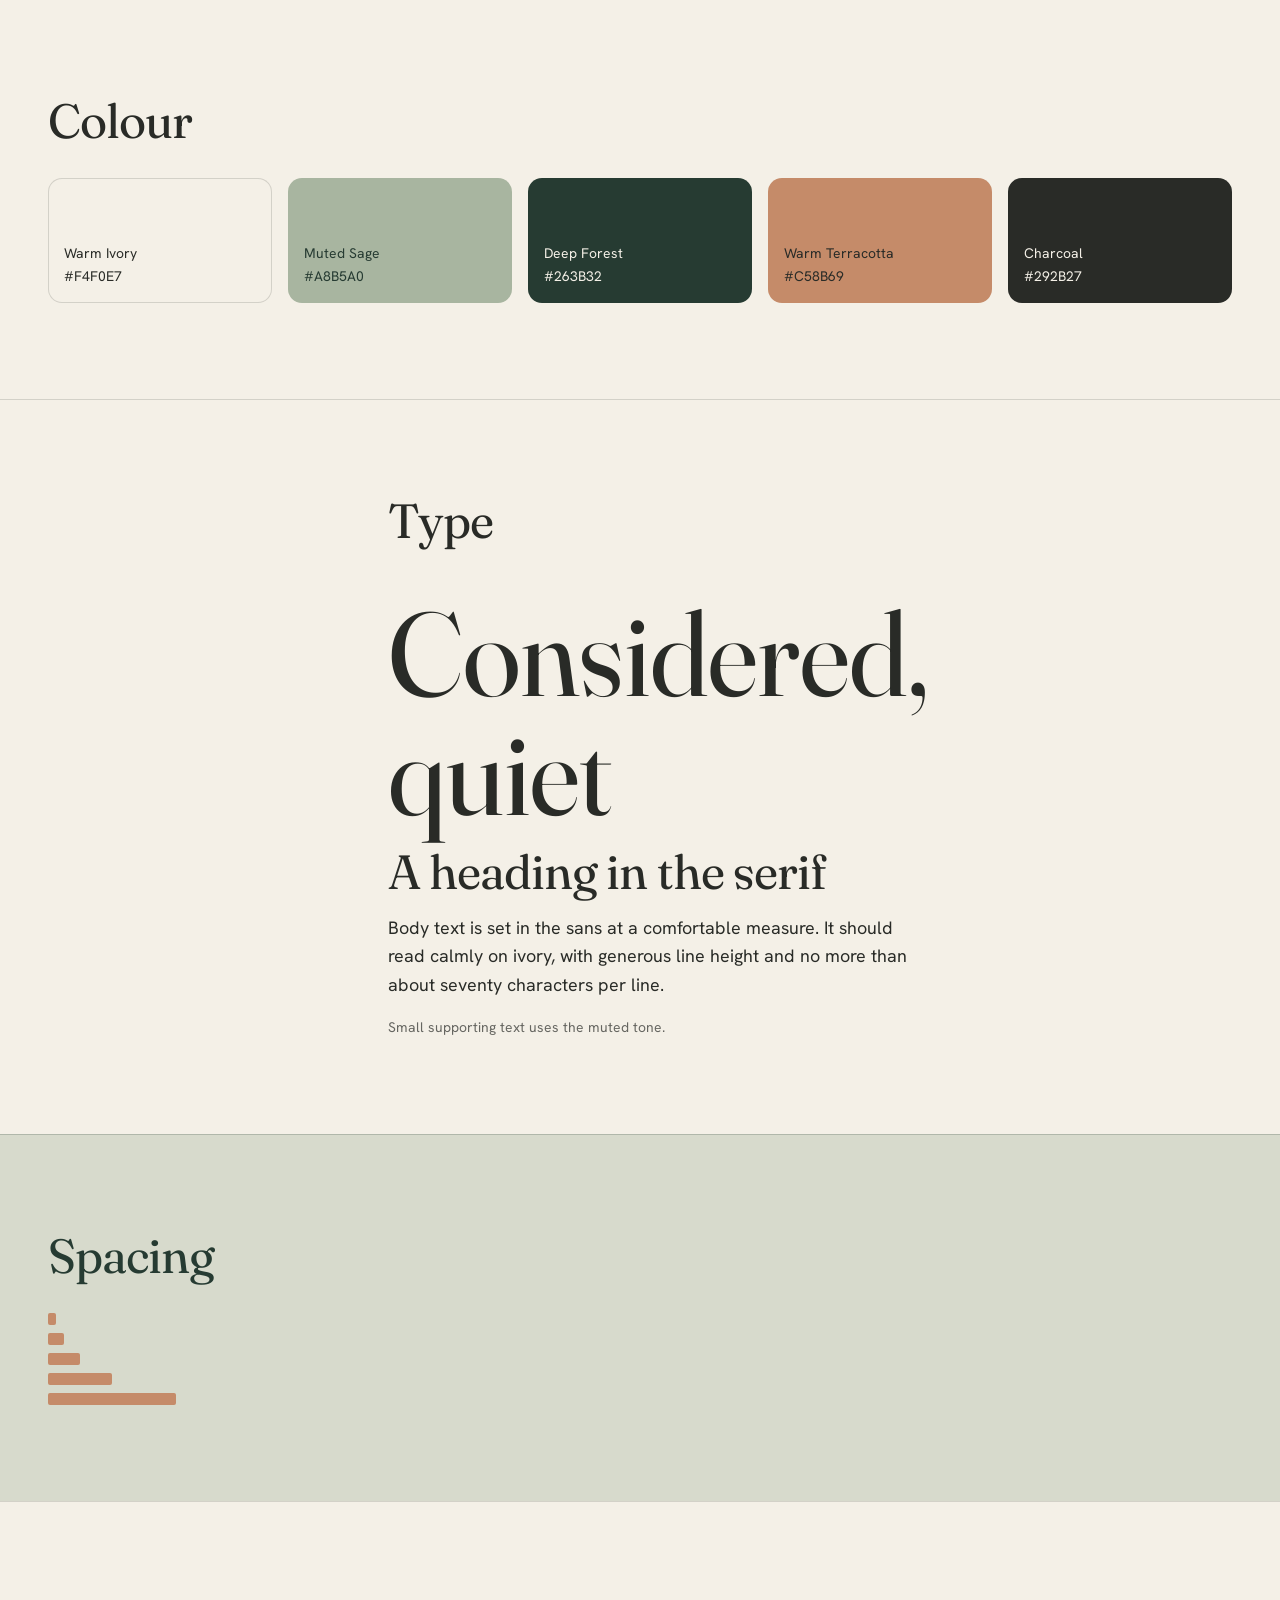
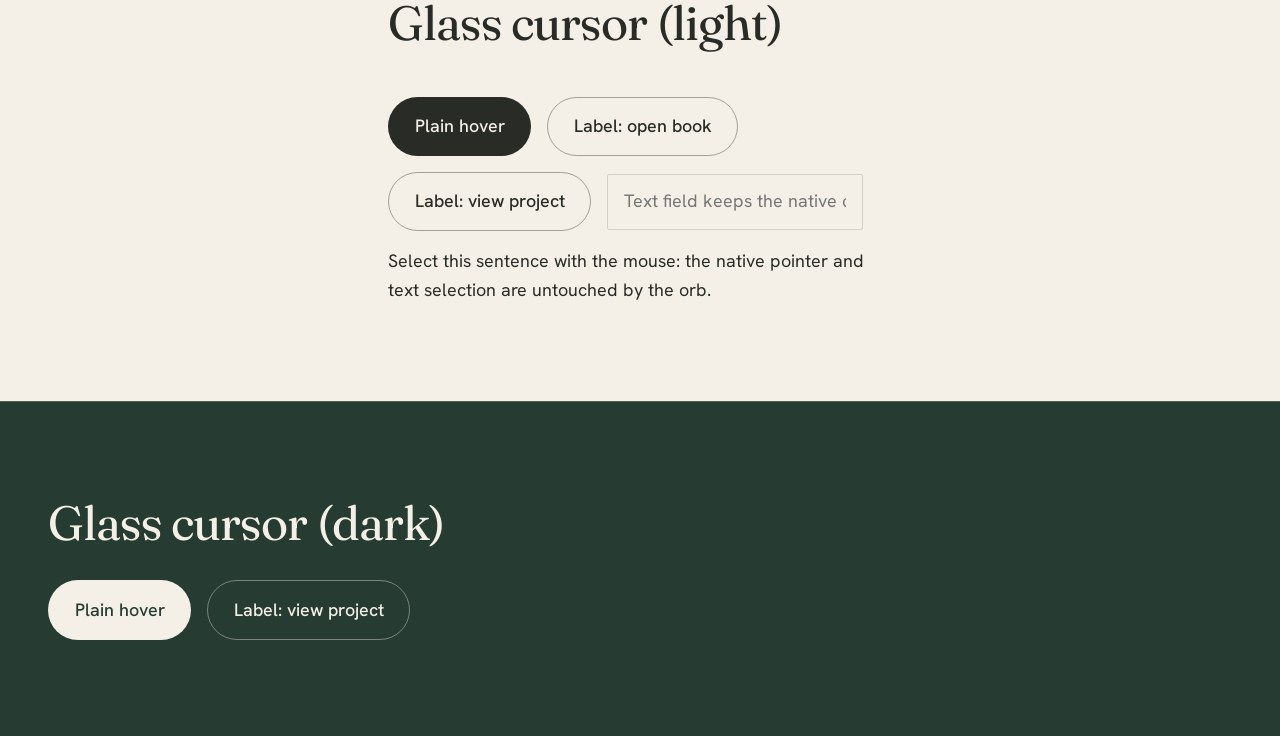
<file: styleguide.html>
<!DOCTYPE html>
<html lang="en">
<head>
  <meta charset="utf-8">
  <meta name="viewport" content="width=device-width, initial-scale=1">
  <title>Style guide — Shifa portfolio</title>
  <meta name="robots" content="noindex">
  <link rel="icon" href="data:image/svg+xml,%3Csvg xmlns='http://www.w3.org/2000/svg' viewBox='0 0 32 32'%3E%3Crect width='32' height='32' rx='8' fill='%23263B32'/%3E%3C/svg%3E">
  <link rel="preconnect" href="https://fonts.googleapis.com">
  <link rel="preconnect" href="https://fonts.gstatic.com" crossorigin>
  <link rel="stylesheet" href="https://fonts.googleapis.com/css2?family=Fraunces:ital,opsz,wght@0,9..144,300..700;1,9..144,300..700&family=Hanken+Grotesk:wght@300..700&display=swap">
  <link rel="stylesheet" href="css/tokens.css">
  <link rel="stylesheet" href="css/base.css">
  <link rel="stylesheet" href="css/layout.css">
  <link rel="stylesheet" href="css/components.css">
  <link rel="stylesheet" href="css/cursor.css">
  <link rel="stylesheet" href="css/styleguide.css">
</head>
<body>
  <main id="main">
    <section class="sg" data-theme="light">
      <div class="container">
        <h2>Colour</h2>
        <div class="sg__swatches">
          <div class="sg__swatch sg__swatch--bordered" style="background:var(--ivory);color:var(--charcoal)">Warm Ivory<br>#F4F0E7</div>
          <div class="sg__swatch" style="background:var(--sage);color:var(--forest)">Muted Sage<br>#A8B5A0</div>
          <div class="sg__swatch" style="background:var(--forest);color:var(--ivory)">Deep Forest<br>#263B32</div>
          <div class="sg__swatch" style="background:var(--terracotta);color:var(--charcoal)">Warm Terracotta<br>#C58B69</div>
          <div class="sg__swatch" style="background:var(--charcoal);color:var(--ivory)">Charcoal<br>#292B27</div>
        </div>
      </div>
    </section>

    <section class="sg" data-theme="light">
      <div class="container sg__stack">
        <h2>Type</h2>
        <p style="font-family:var(--font-serif);font-size:var(--step-5);line-height:1">Considered, quiet</p>
        <h3 style="font-size:var(--step-3)">A heading in the serif</h3>
        <p>Body text is set in the sans at a comfortable measure. It should read calmly on ivory, with generous line height and no more than about seventy characters per line.</p>
        <p style="font-size:var(--step--1);color:var(--fg-muted)">Small supporting text uses the muted tone.</p>
      </div>
    </section>

    <section class="sg" data-theme="sage">
      <div class="container">
        <h2>Spacing</h2>
        <div class="sg__spacing">
          <div class="sg__bar" style="width:var(--space-2)"></div>
          <div class="sg__bar" style="width:var(--space-4)"></div>
          <div class="sg__bar" style="width:var(--space-6)"></div>
          <div class="sg__bar" style="width:var(--space-8)"></div>
          <div class="sg__bar" style="width:var(--space-10)"></div>
        </div>
      </div>
    </section>

    <section class="sg" data-theme="light" id="cursor-light">
      <div class="container sg__stack">
        <h2>Glass cursor (light)</h2>
        <div class="sg__row">
          <a class="btn" href="#cursor-light">Plain hover</a>
          <a class="btn btn--ghost" href="#cursor-light" data-cursor-label="OPEN BOOK">Label: open book</a>
          <a class="btn btn--ghost" href="#cursor-light" data-cursor-label="VIEW PROJECT">Label: view project</a>
          <label class="visually-hidden" for="sg-light">Text field</label>
          <input id="sg-light" type="text" placeholder="Text field keeps the native cursor">
        </div>
        <p id="sg-text">Select this sentence with the mouse: the native pointer and text selection are untouched by the orb.</p>
      </div>
    </section>

    <section class="sg" data-theme="dark" id="cursor-dark">
      <div class="container">
        <h2>Glass cursor (dark)</h2>
        <div class="sg__row">
          <a class="btn" href="#cursor-dark">Plain hover</a>
          <a class="btn btn--ghost" href="#cursor-dark" data-cursor-label="VIEW PROJECT">Label: view project</a>
        </div>
      </div>
    </section>
  </main>
  <script src="js/cursor.js"></script>
</body>
</html>
</file>
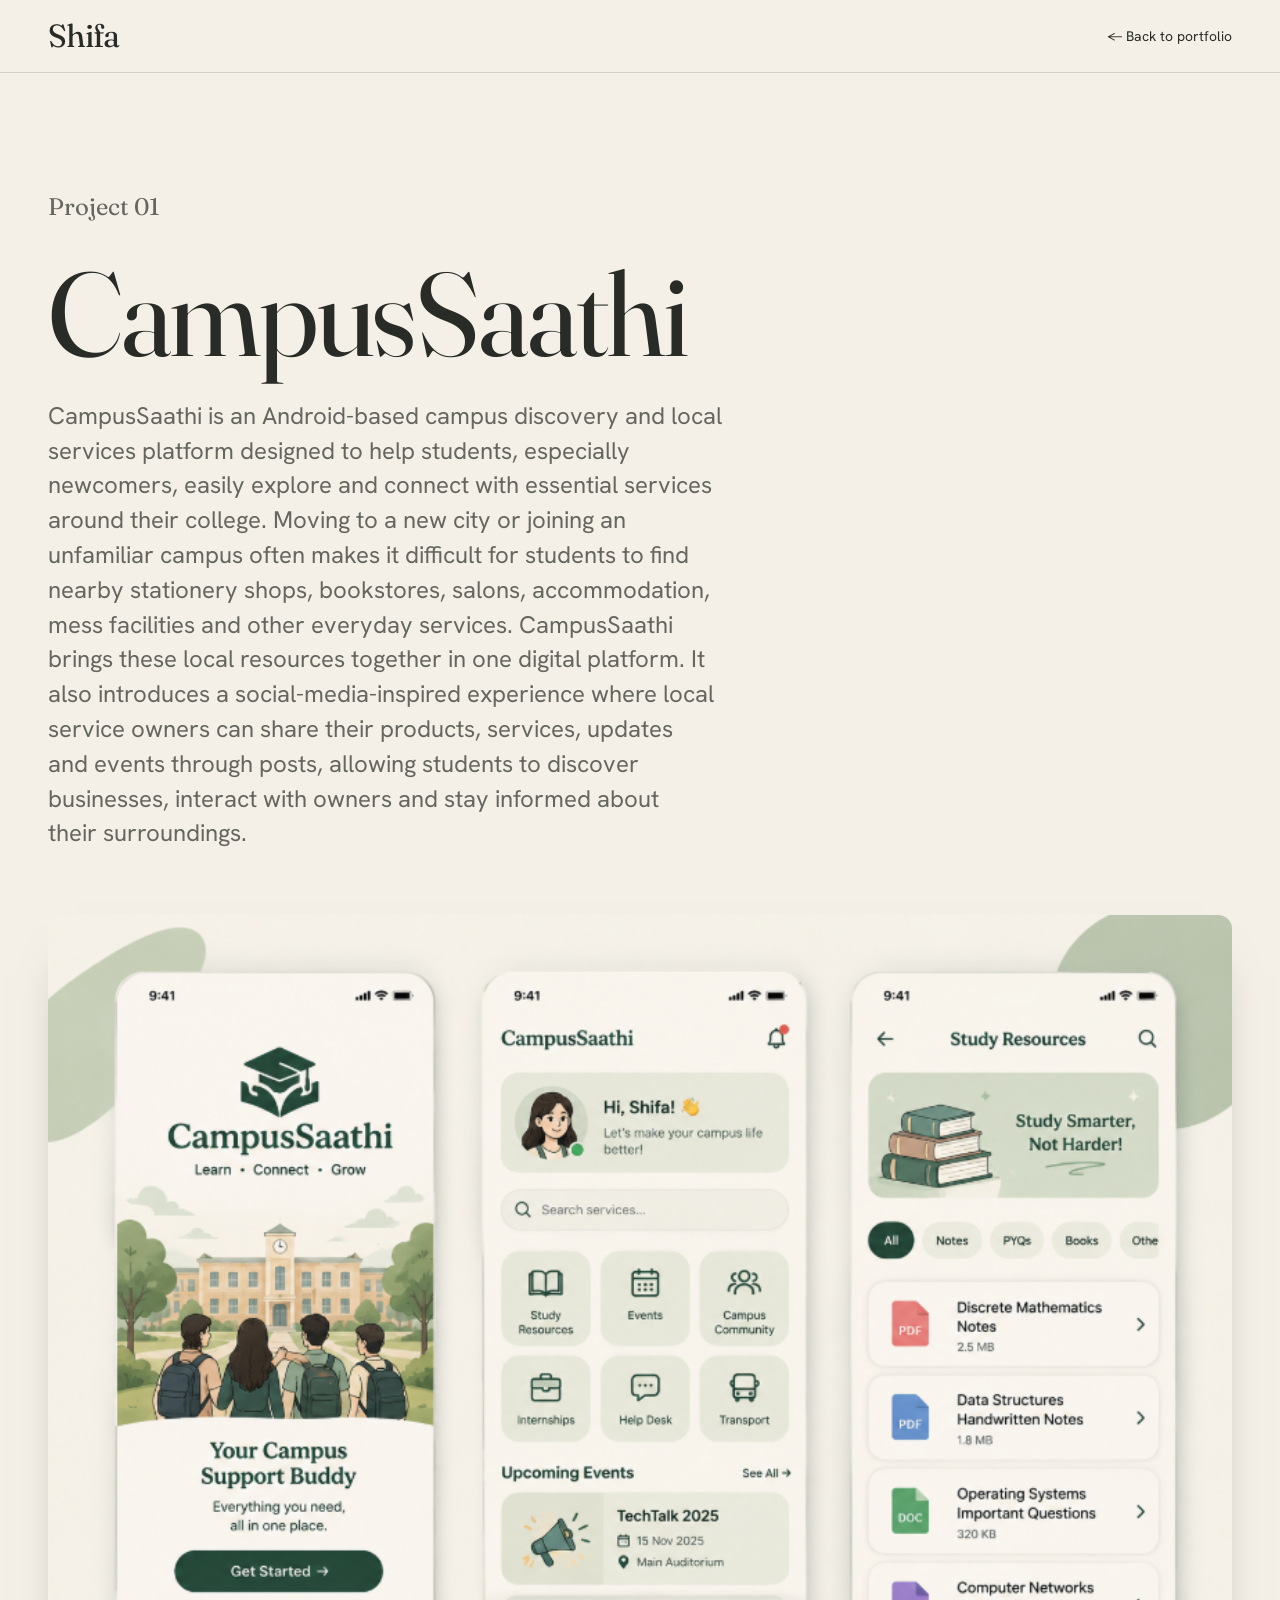
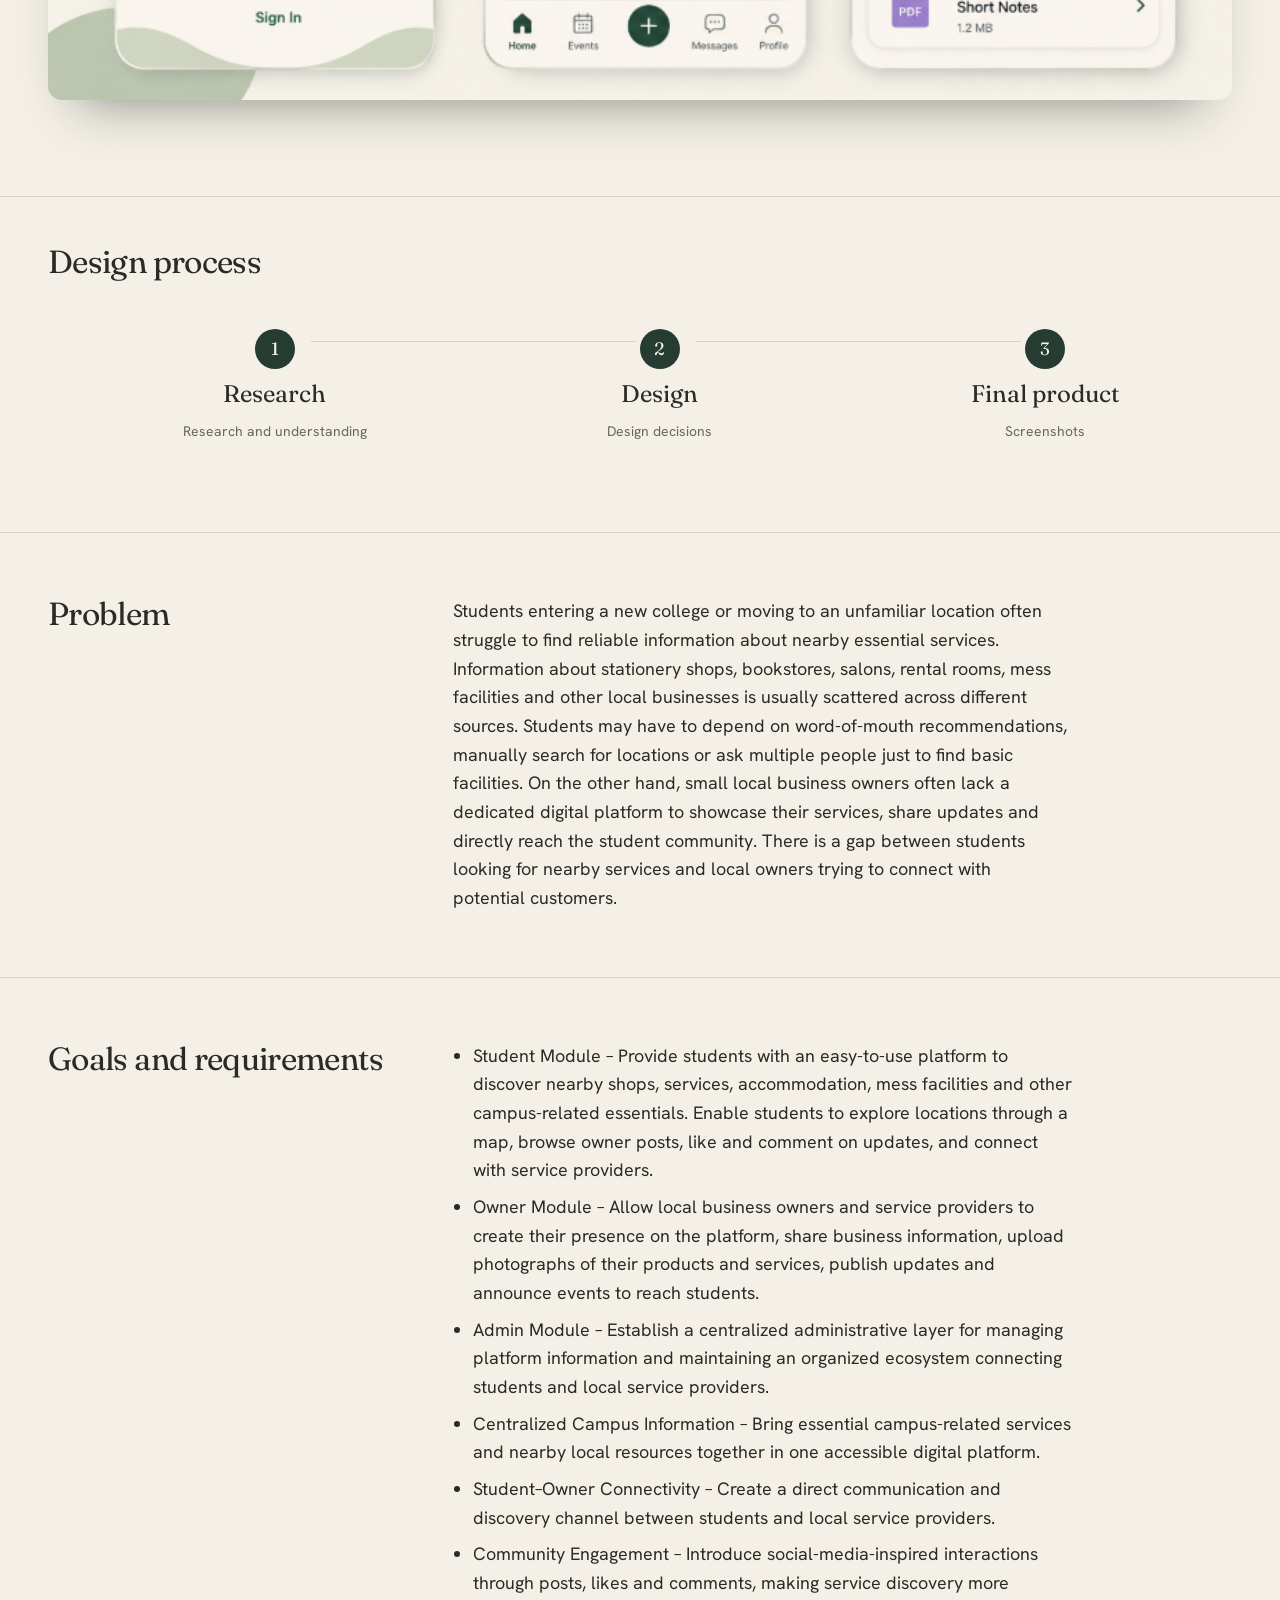
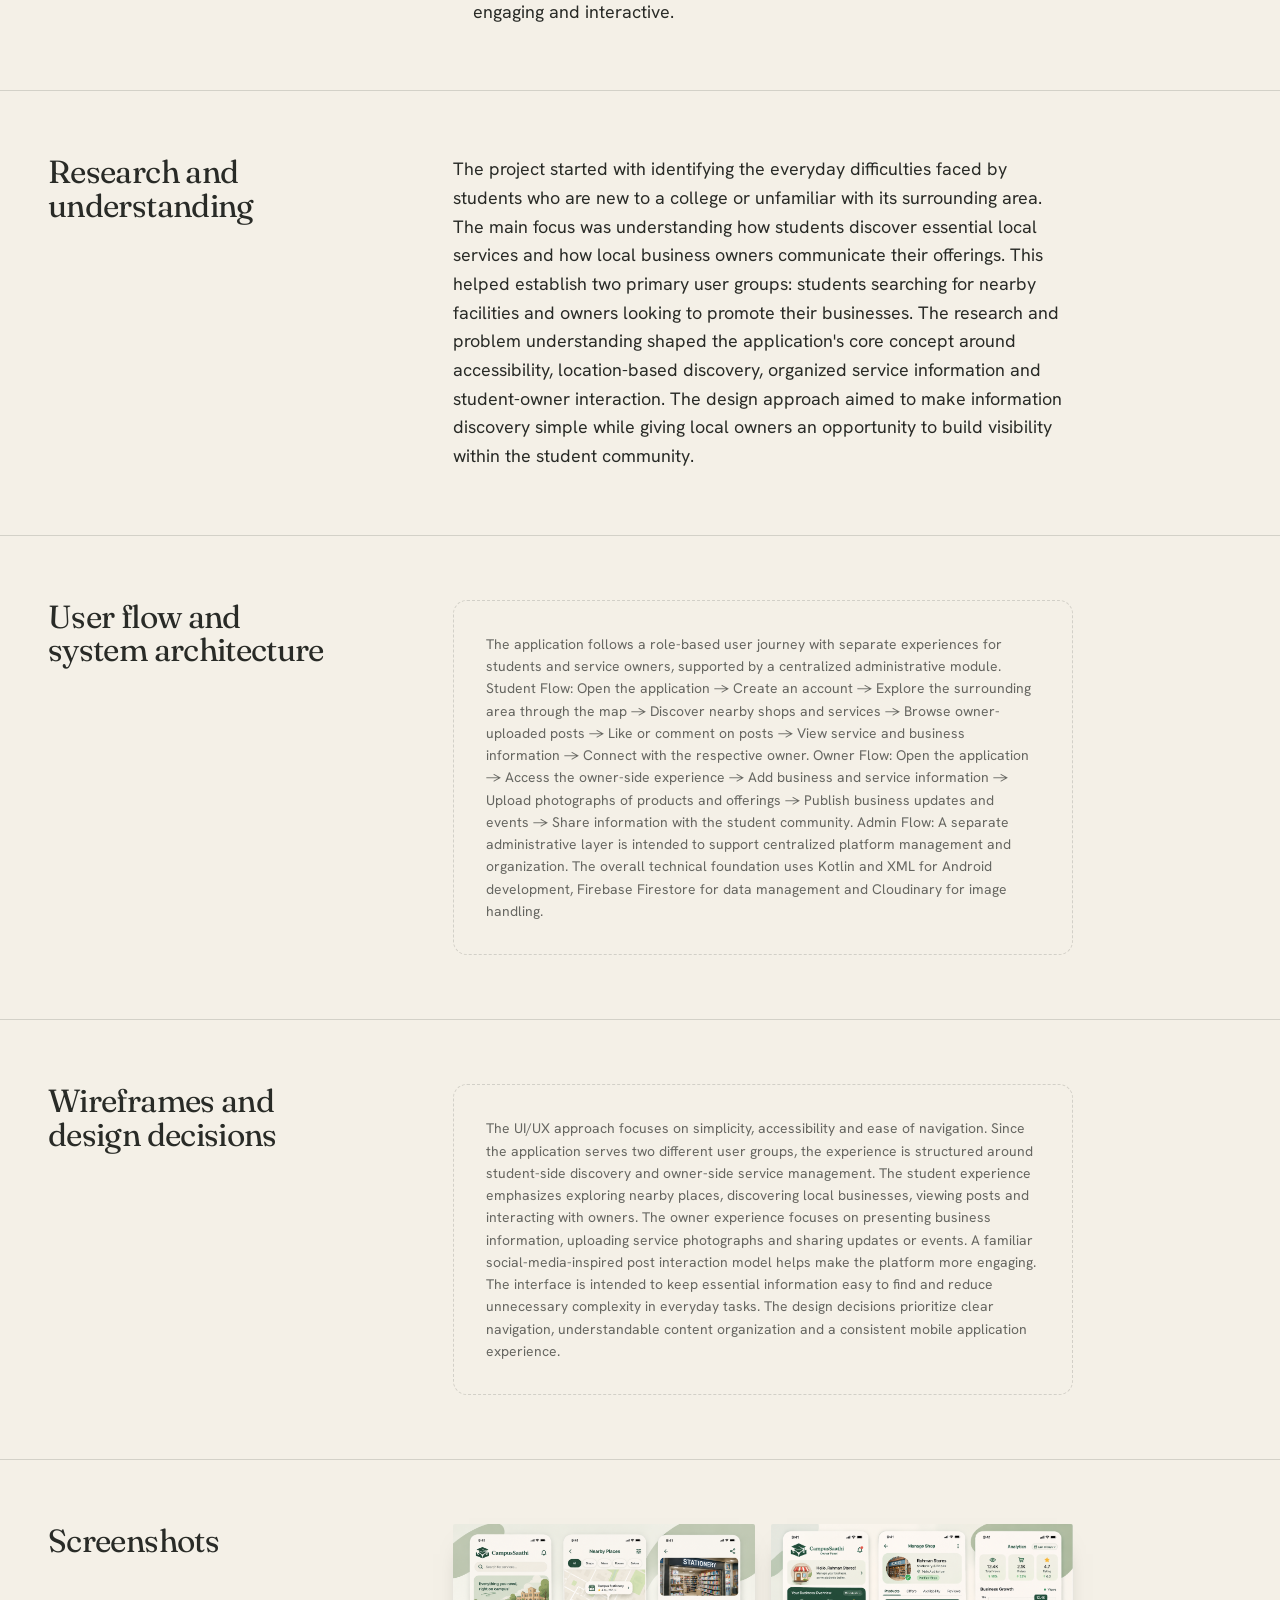
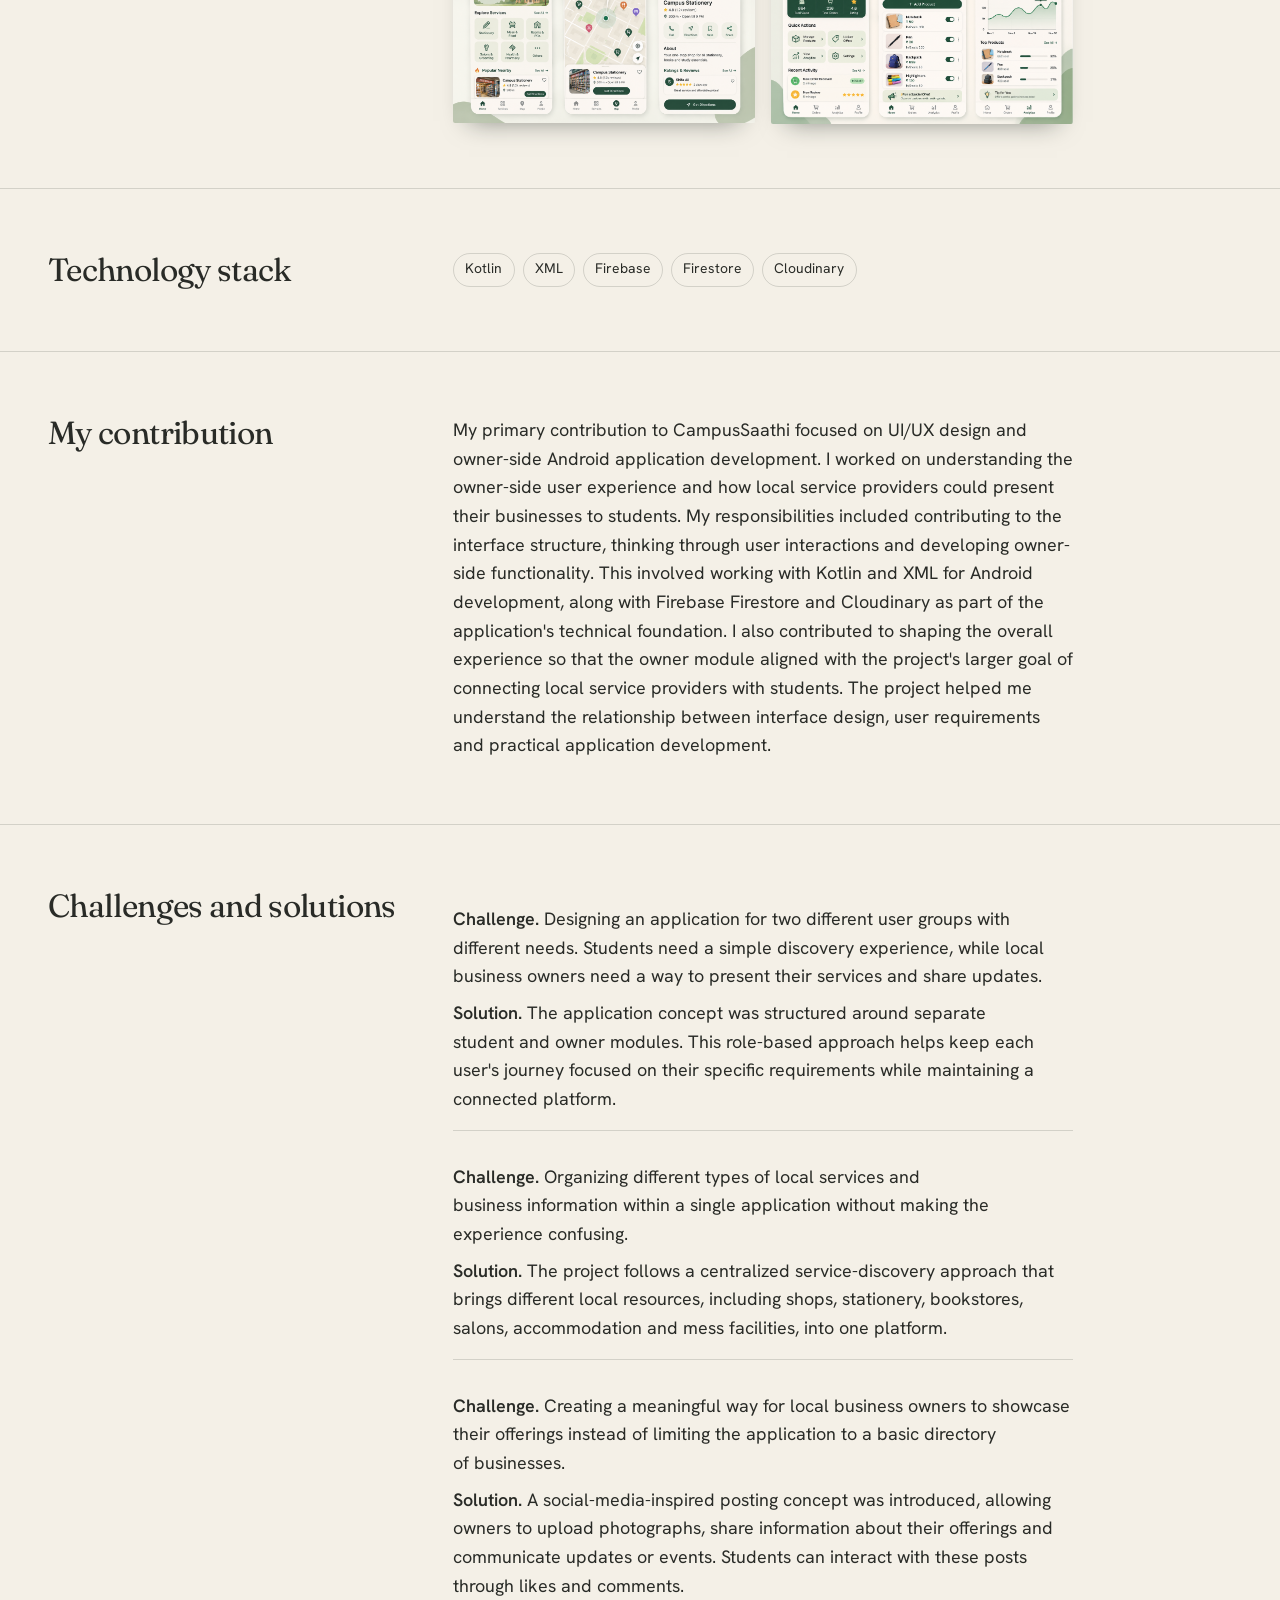
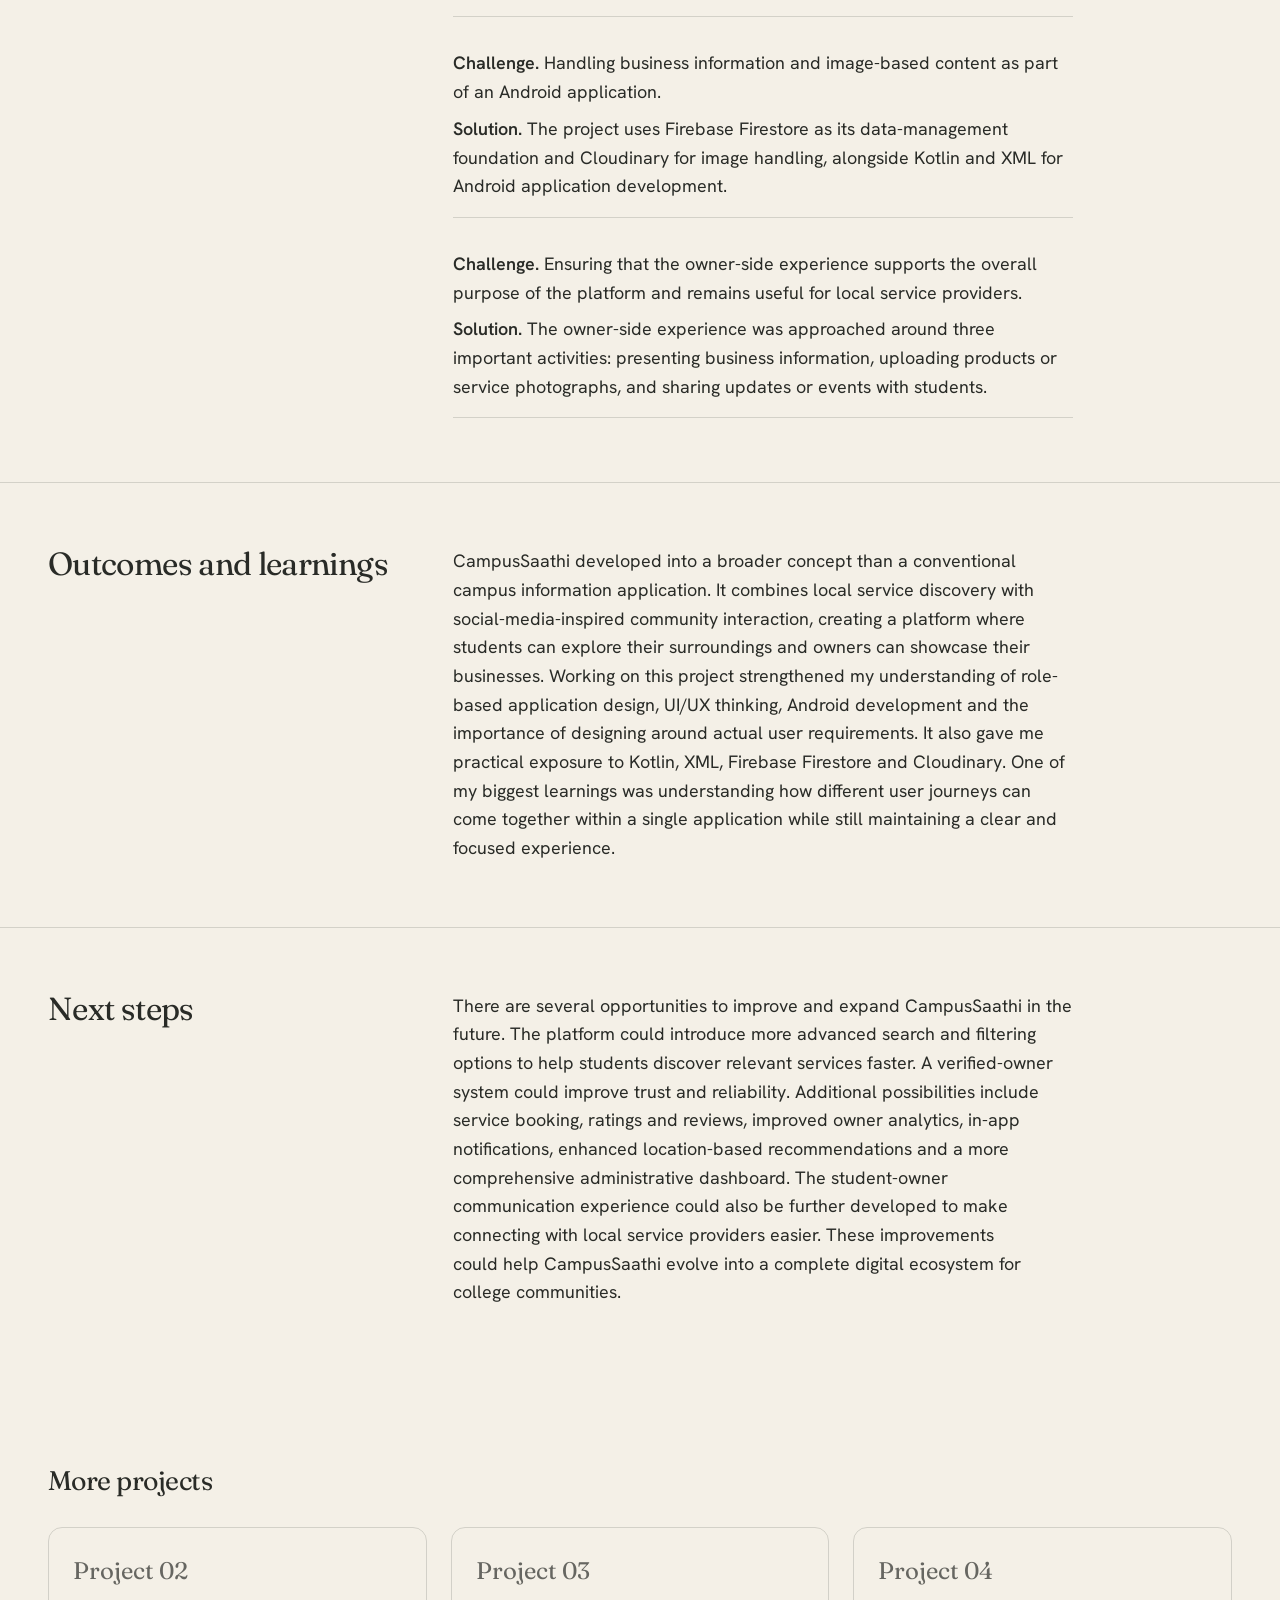
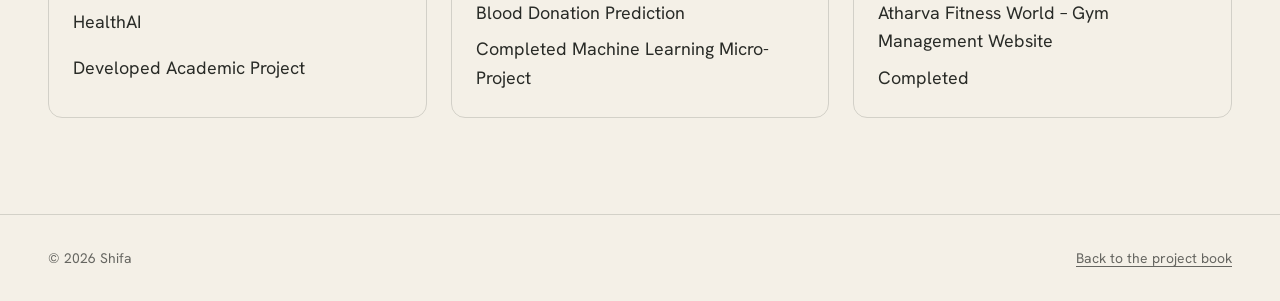
<file: case-studies/project-1.html>
<!DOCTYPE html>
<html lang="en">
<head>
  <meta charset="utf-8">
  <meta name="viewport" content="width=device-width, initial-scale=1">
  <title>Case study — Shifa</title>
  <meta name="theme-color" content="#F4F0E7">
  <link rel="icon" href="data:image/svg+xml,%3Csvg xmlns='http://www.w3.org/2000/svg' viewBox='0 0 32 32'%3E%3Crect width='32' height='32' rx='8' fill='%23263B32'/%3E%3Ccircle cx='16' cy='16' r='6' fill='%23C58B69'/%3E%3C/svg%3E">
  <script>document.documentElement.classList.add('js');</script>
  <link rel="preconnect" href="https://fonts.googleapis.com">
  <link rel="preconnect" href="https://fonts.gstatic.com" crossorigin>
  <link rel="stylesheet" href="https://fonts.googleapis.com/css2?family=Fraunces:ital,opsz,wght@0,9..144,300..700;1,9..144,300..700&family=Hanken+Grotesk:wght@300..700&display=swap">
  <link rel="stylesheet" href="../css/tokens.css">
  <link rel="stylesheet" href="../css/base.css">
  <link rel="stylesheet" href="../css/layout.css">
  <link rel="stylesheet" href="../css/components.css">
  <link rel="stylesheet" href="../css/cursor.css">
  <link rel="stylesheet" href="../css/case-study.css">
  <link rel="stylesheet" href="../css/enhancements.css">
</head>
<body data-project="project-1" data-theme="light">
  <a class="skip-link" href="#cs-root">Skip to content</a>
  <header class="cs-nav"><div class="container cs-nav__inner">
    <a class="site-nav__brand" href="../index.html" data-bind-name>Shifa</a>
    <a class="cs-nav__back" href="../index.html#projects">&larr; Back to portfolio</a>
  </div></header>
  <main id="cs-root"></main>
  <footer class="site-footer"><div class="container site-footer__inner"><p>&copy; <span data-year>2026</span> Shifa</p><a href="../index.html#projects">Back to the project book</a></div></footer>
  <script src="../js/config/content.js"></script>
  <script src="../js/util.js"></script>
  <script src="../js/case-study.js"></script>
  <script>document.querySelector('[data-year]').textContent = new Date().getFullYear();</script>
  <script src="../js/cursor.js"></script>
  <script src="../js/site-ui.js"></script>
</body>
</html>
</file>
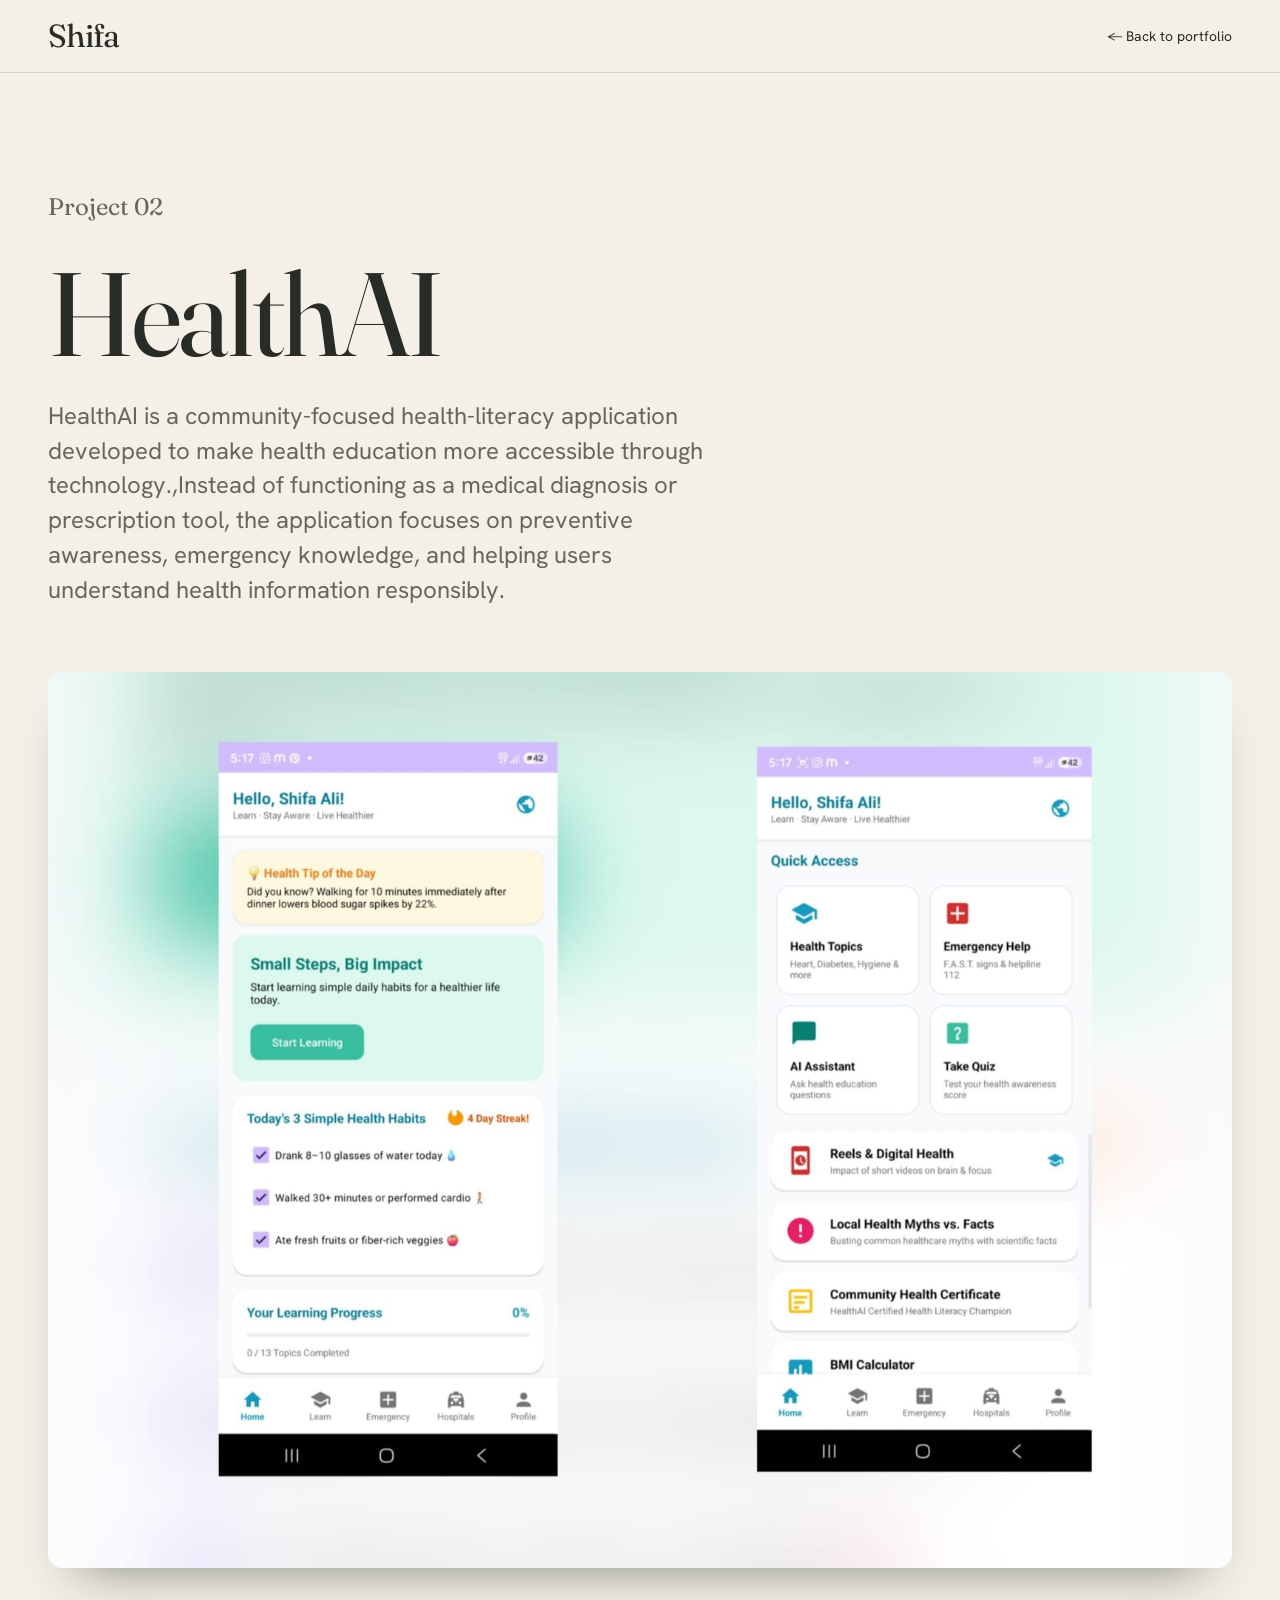
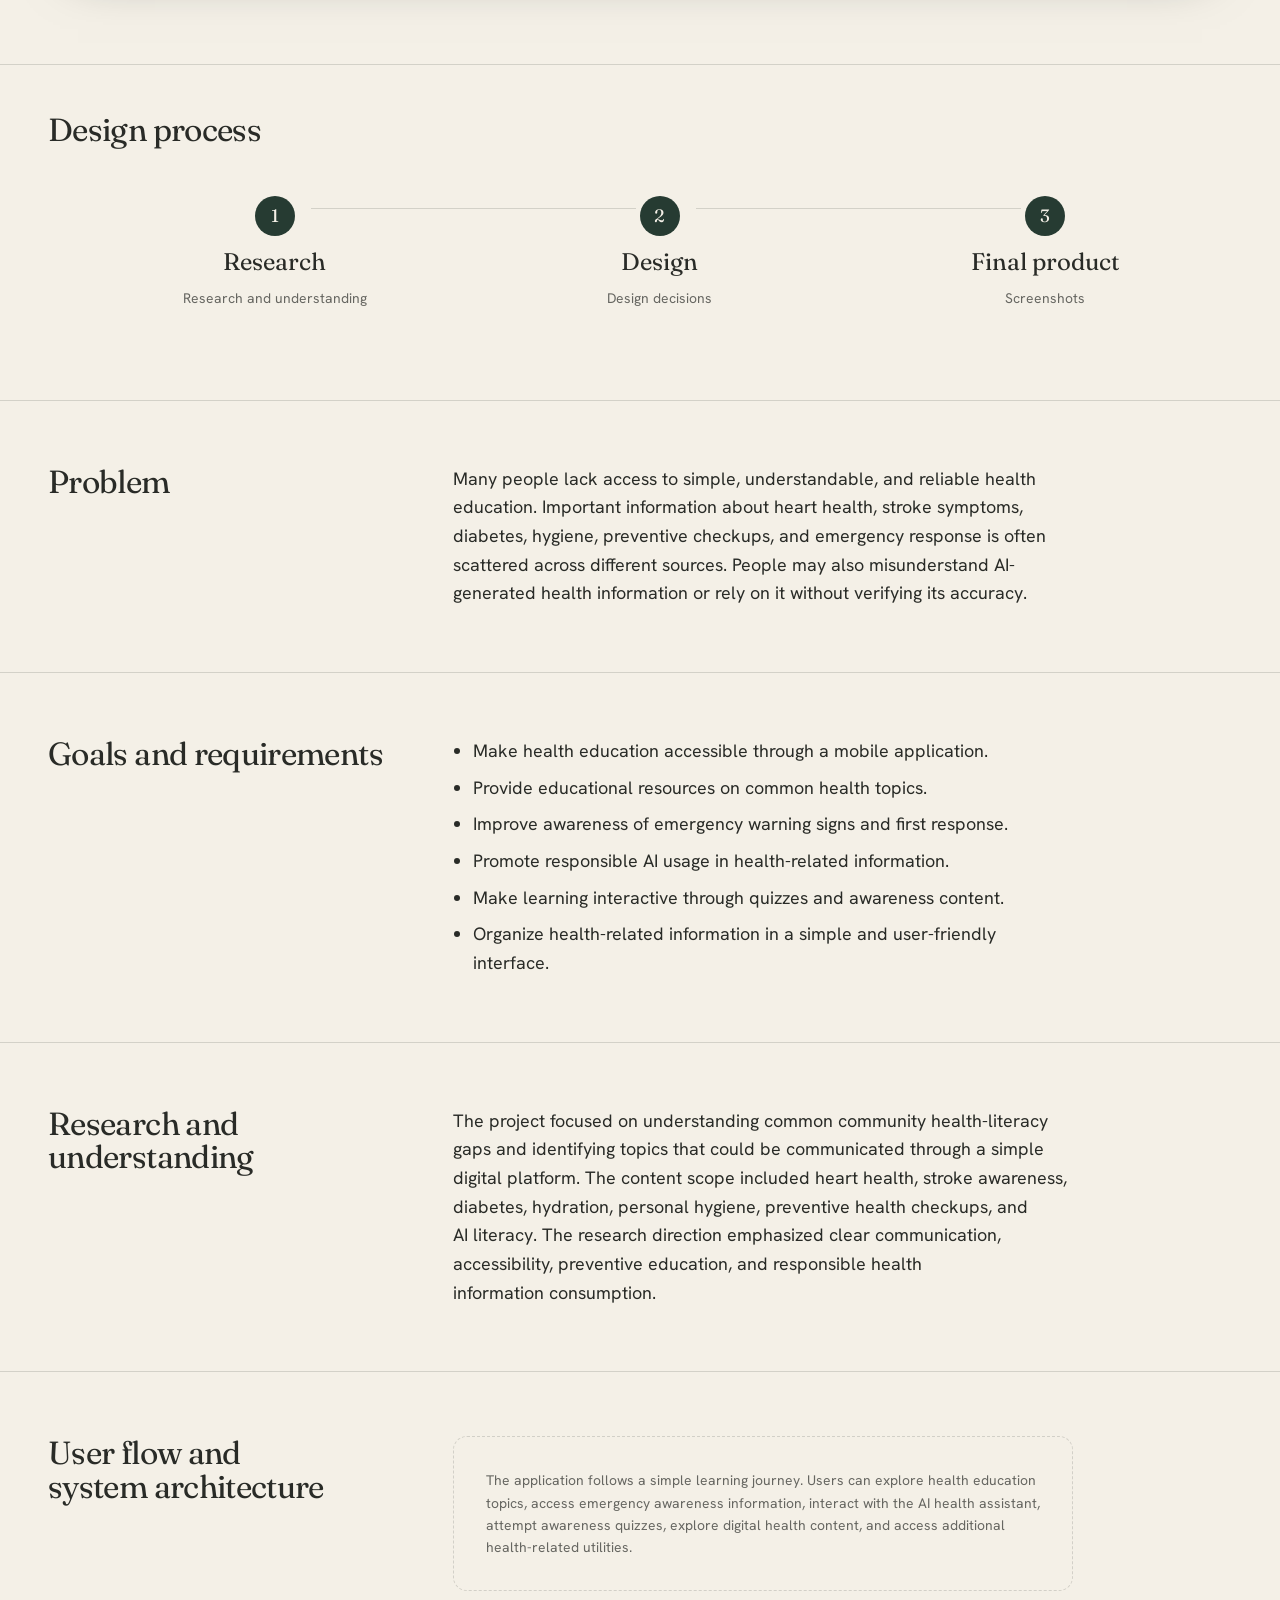
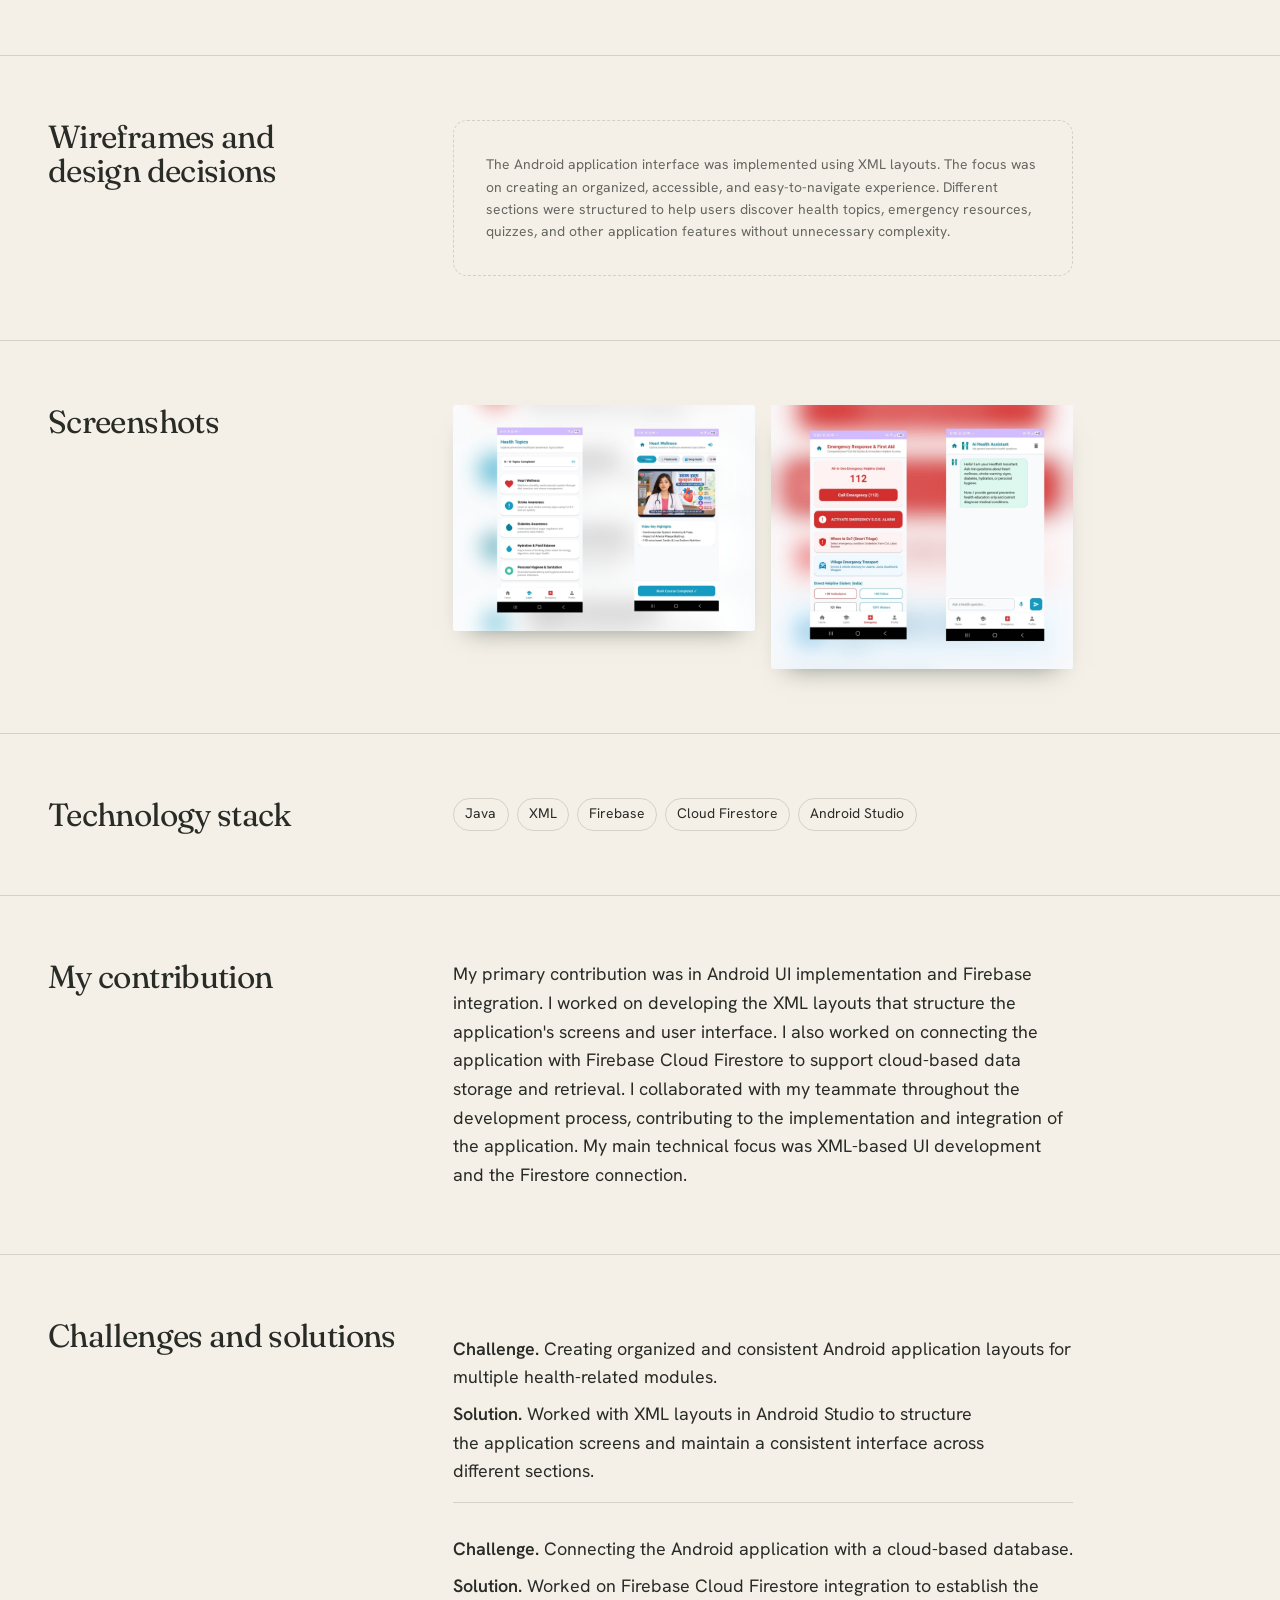
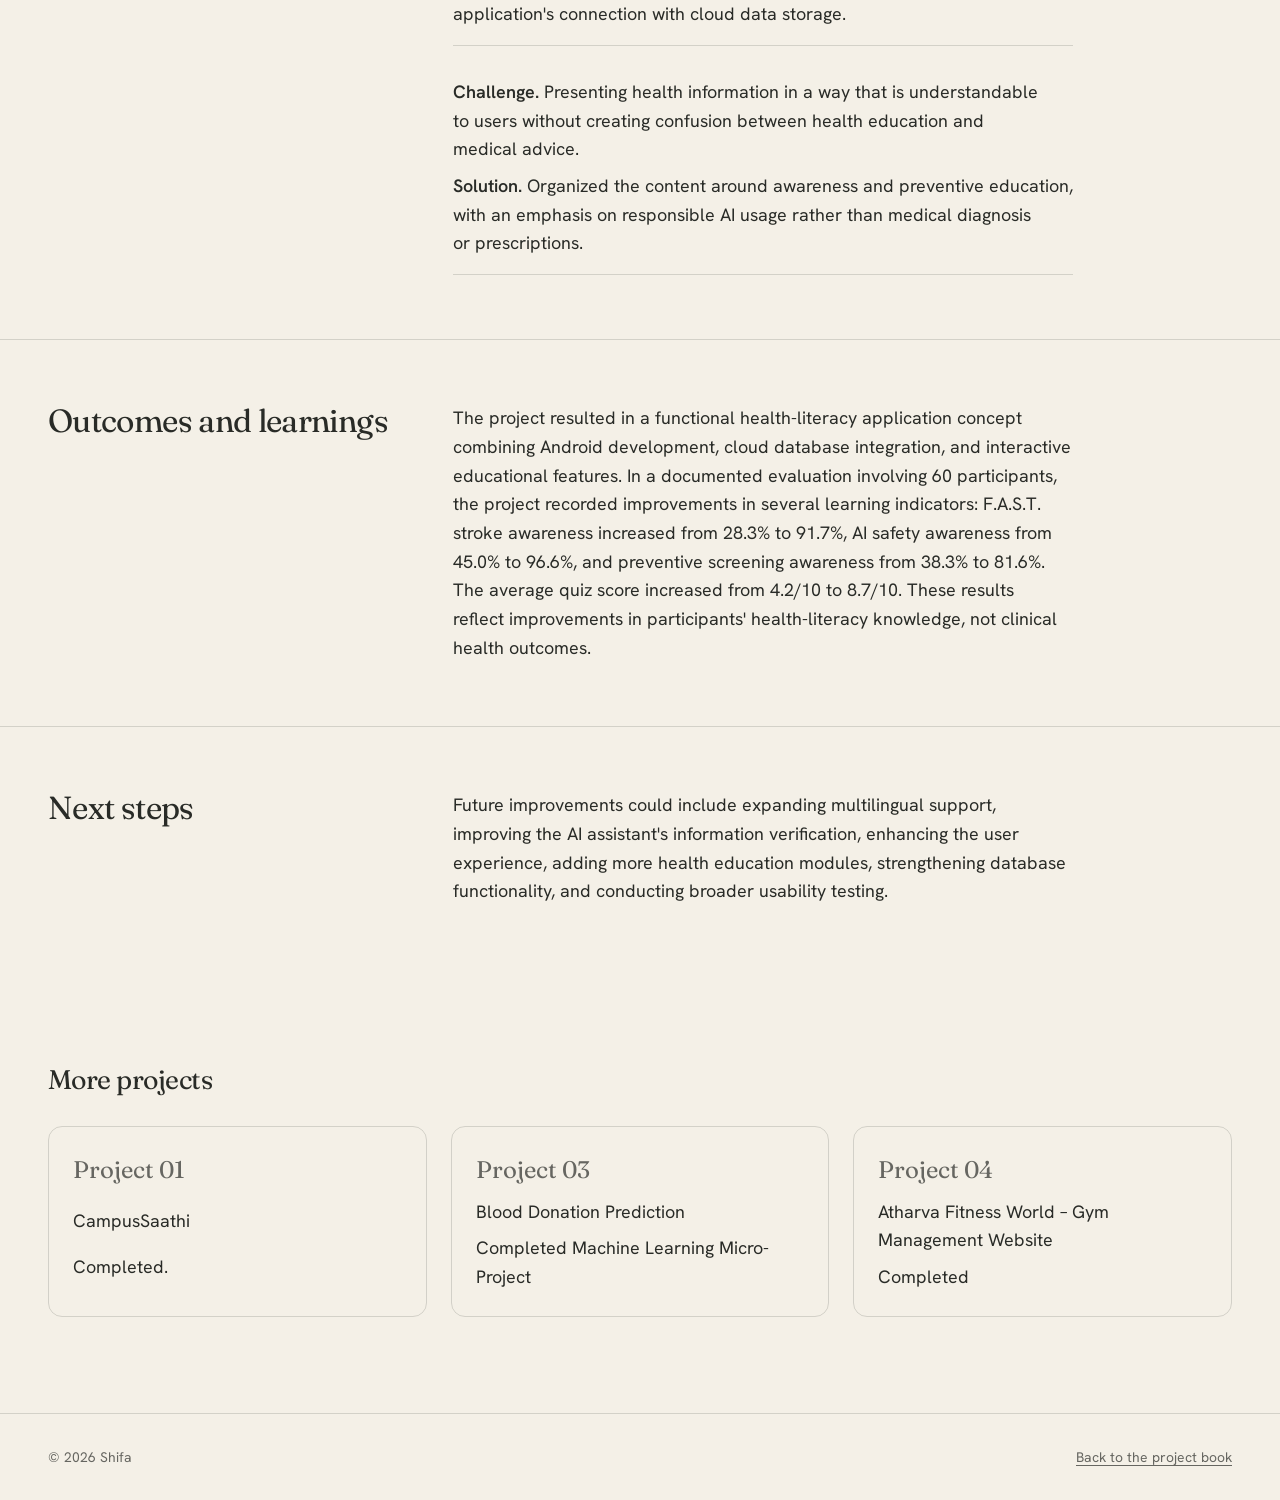
<file: case-studies/project-2.html>
<!DOCTYPE html>
<html lang="en">
<head>
  <meta charset="utf-8">
  <meta name="viewport" content="width=device-width, initial-scale=1">
  <title>Case study — Shifa</title>
  <meta name="theme-color" content="#F4F0E7">
  <link rel="icon" href="data:image/svg+xml,%3Csvg xmlns='http://www.w3.org/2000/svg' viewBox='0 0 32 32'%3E%3Crect width='32' height='32' rx='8' fill='%23263B32'/%3E%3Ccircle cx='16' cy='16' r='6' fill='%23C58B69'/%3E%3C/svg%3E">
  <script>document.documentElement.classList.add('js');</script>
  <link rel="preconnect" href="https://fonts.googleapis.com">
  <link rel="preconnect" href="https://fonts.gstatic.com" crossorigin>
  <link rel="stylesheet" href="https://fonts.googleapis.com/css2?family=Fraunces:ital,opsz,wght@0,9..144,300..700;1,9..144,300..700&family=Hanken+Grotesk:wght@300..700&display=swap">
  <link rel="stylesheet" href="../css/tokens.css">
  <link rel="stylesheet" href="../css/base.css">
  <link rel="stylesheet" href="../css/layout.css">
  <link rel="stylesheet" href="../css/components.css">
  <link rel="stylesheet" href="../css/cursor.css">
  <link rel="stylesheet" href="../css/case-study.css">
  <link rel="stylesheet" href="../css/enhancements.css">
</head>
<body data-project="project-2" data-theme="light">
  <a class="skip-link" href="#cs-root">Skip to content</a>
  <header class="cs-nav"><div class="container cs-nav__inner">
    <a class="site-nav__brand" href="../index.html" data-bind-name>Shifa</a>
    <a class="cs-nav__back" href="../index.html#projects">&larr; Back to portfolio</a>
  </div></header>
  <main id="cs-root"></main>
  <footer class="site-footer"><div class="container site-footer__inner"><p>&copy; <span data-year>2026</span> Shifa</p><a href="../index.html#projects">Back to the project book</a></div></footer>
  <script src="../js/config/content.js"></script>
  <script src="../js/util.js"></script>
  <script src="../js/case-study.js"></script>
  <script>document.querySelector('[data-year]').textContent = new Date().getFullYear();</script>
  <script src="../js/cursor.js"></script>
  <script src="../js/site-ui.js"></script>
</body>
</html>
</file>
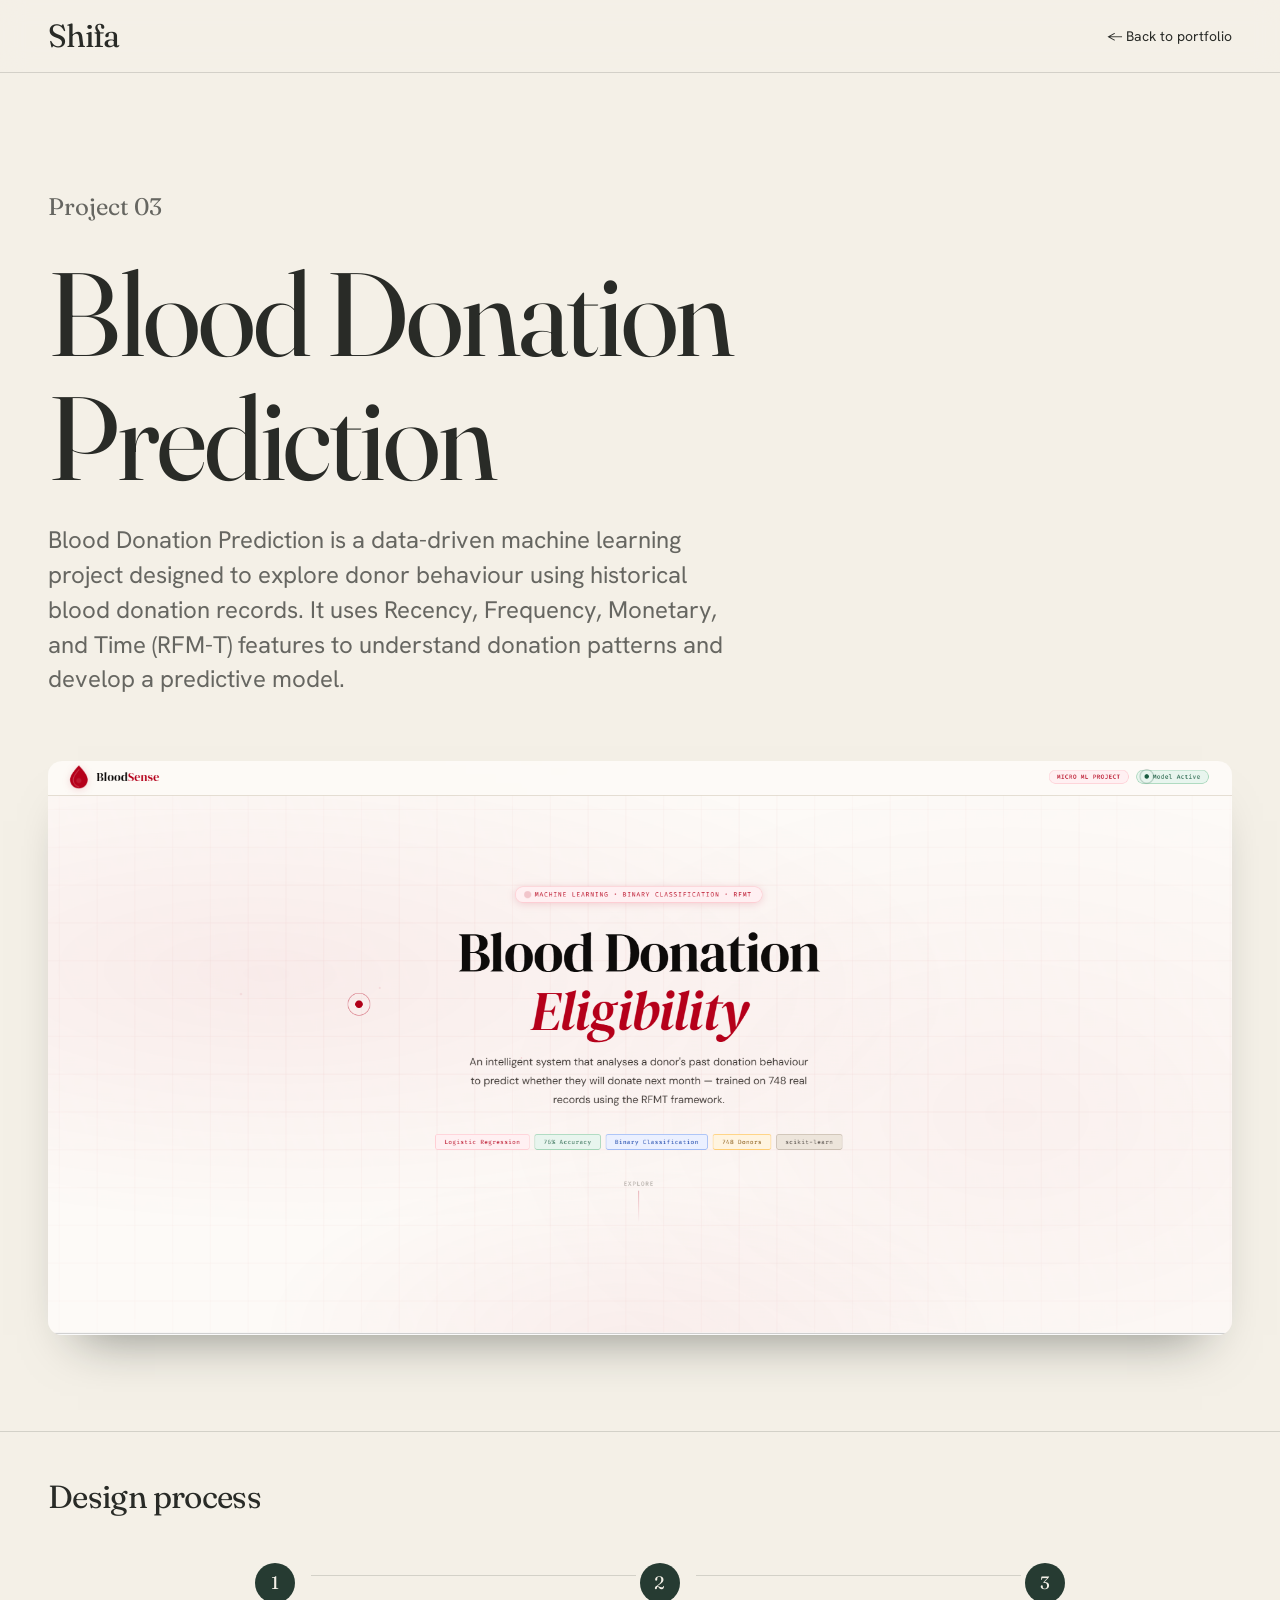
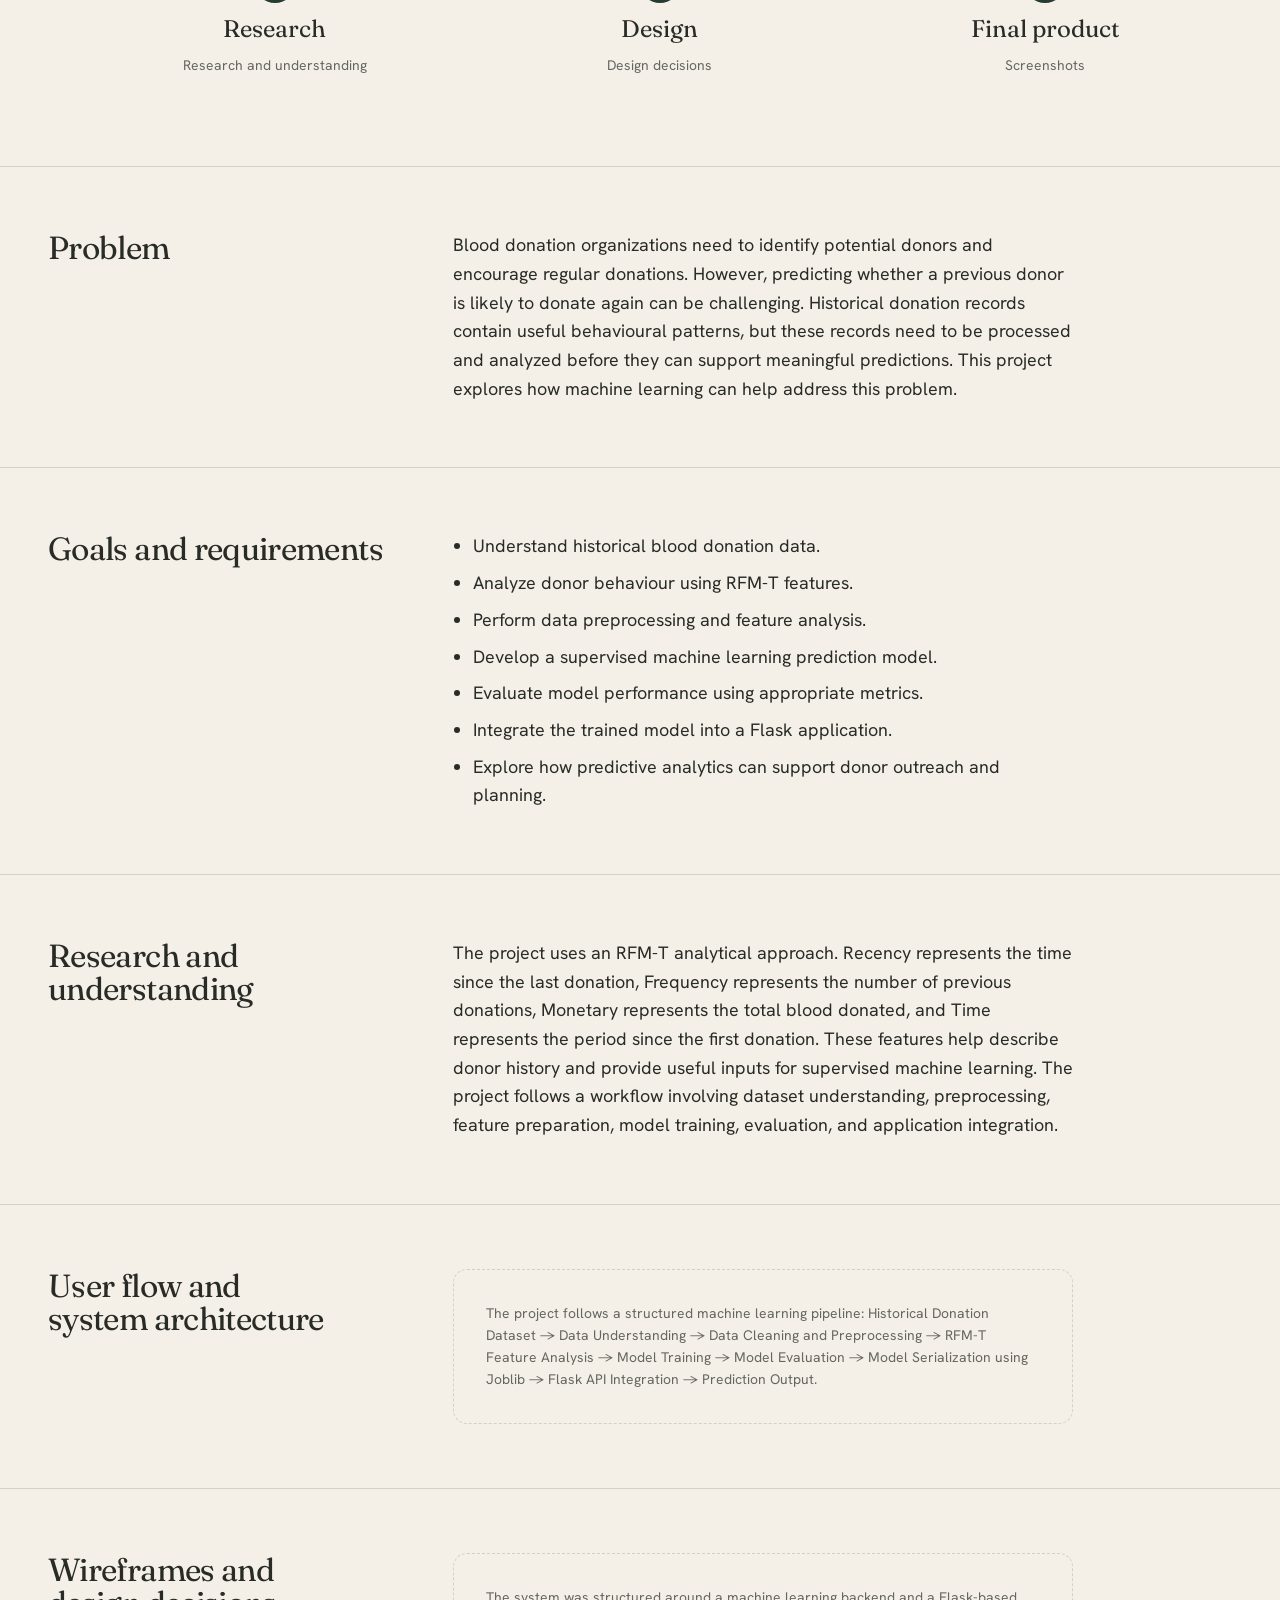
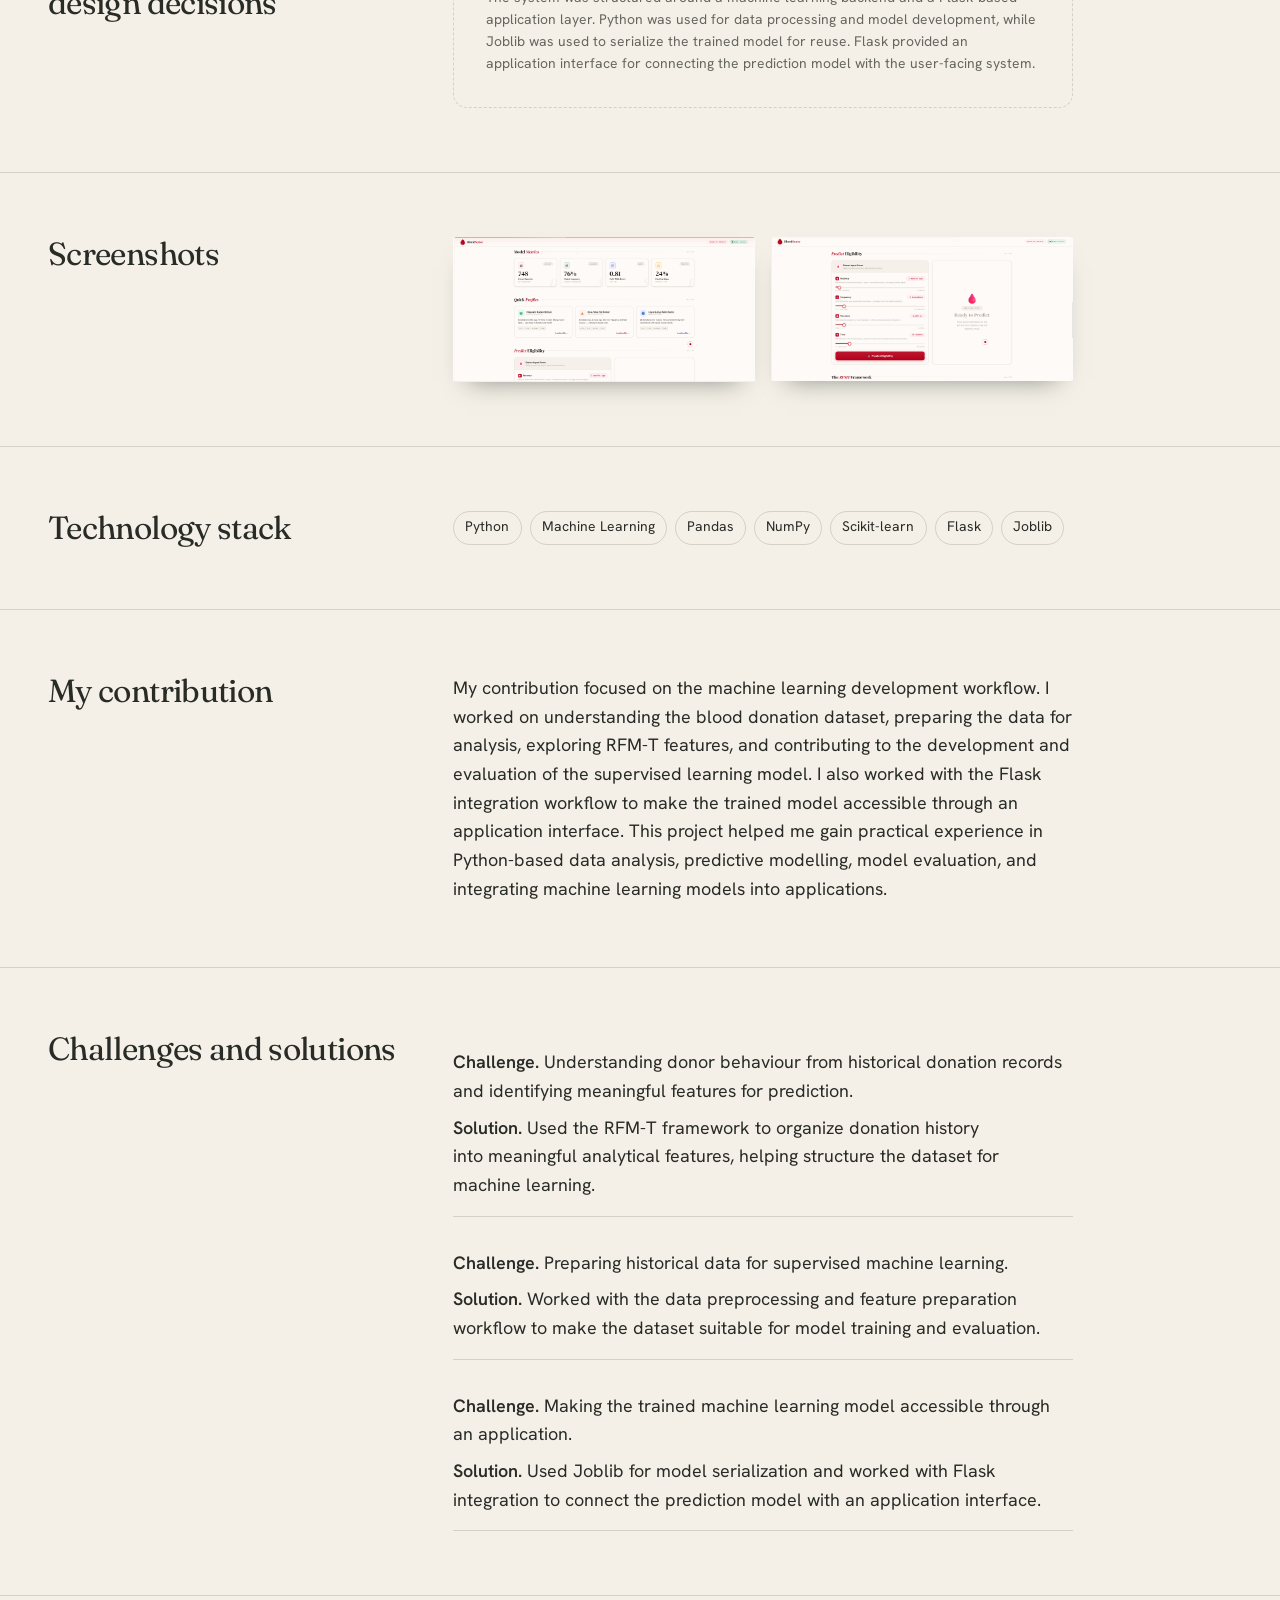
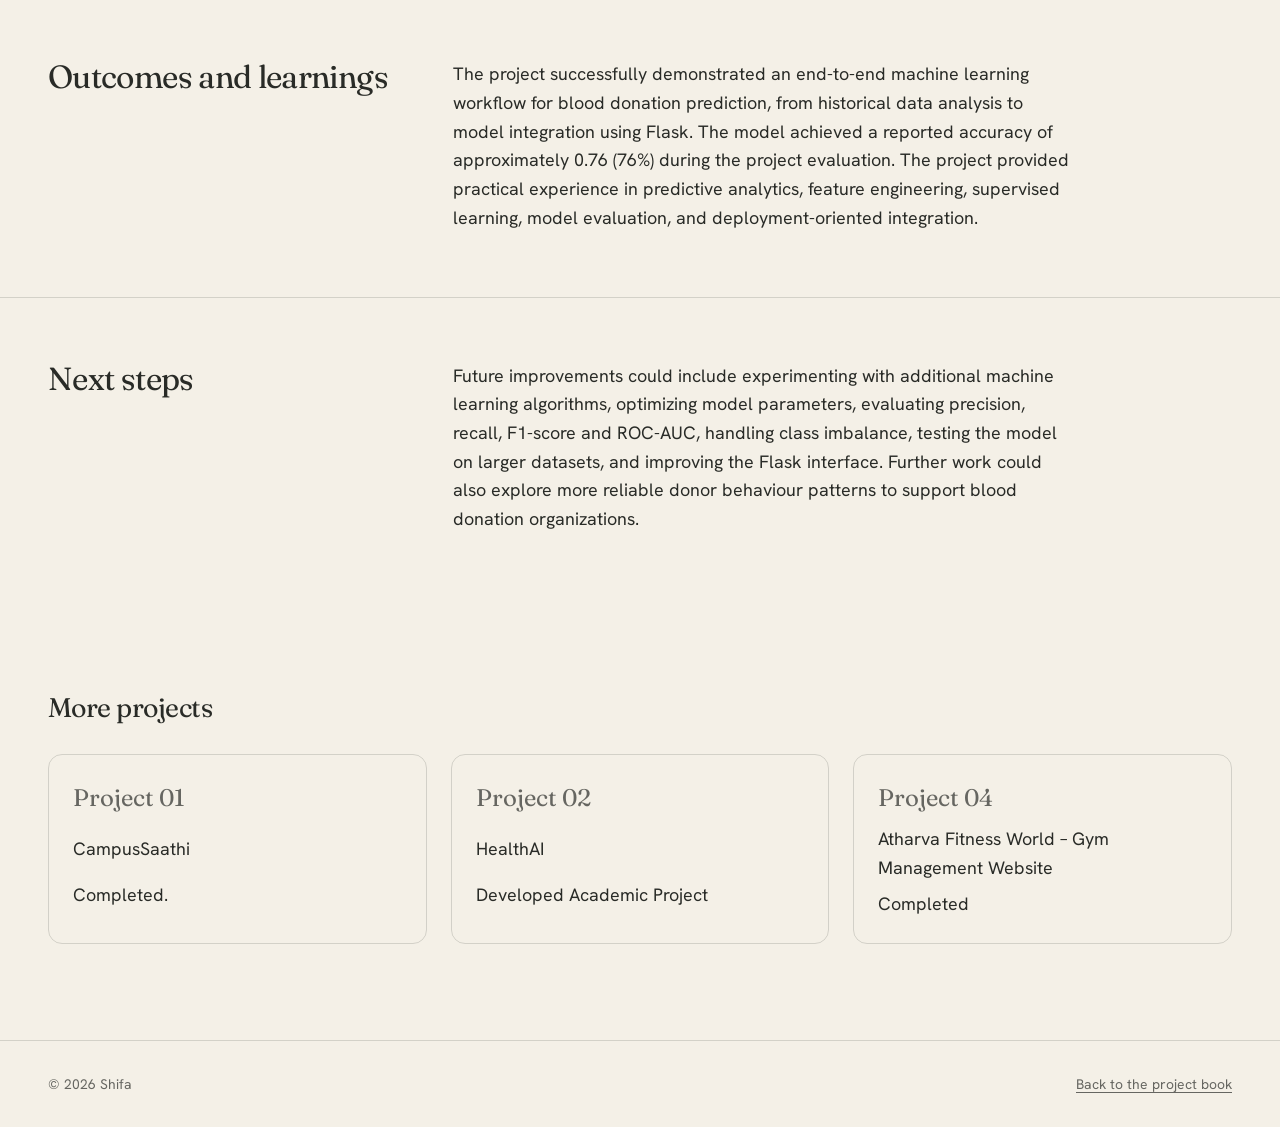
<file: case-studies/project-3.html>
<!DOCTYPE html>
<html lang="en">
<head>
  <meta charset="utf-8">
  <meta name="viewport" content="width=device-width, initial-scale=1">
  <title>Case study — Shifa</title>
  <meta name="theme-color" content="#F4F0E7">
  <link rel="icon" href="data:image/svg+xml,%3Csvg xmlns='http://www.w3.org/2000/svg' viewBox='0 0 32 32'%3E%3Crect width='32' height='32' rx='8' fill='%23263B32'/%3E%3Ccircle cx='16' cy='16' r='6' fill='%23C58B69'/%3E%3C/svg%3E">
  <script>document.documentElement.classList.add('js');</script>
  <link rel="preconnect" href="https://fonts.googleapis.com">
  <link rel="preconnect" href="https://fonts.gstatic.com" crossorigin>
  <link rel="stylesheet" href="https://fonts.googleapis.com/css2?family=Fraunces:ital,opsz,wght@0,9..144,300..700;1,9..144,300..700&family=Hanken+Grotesk:wght@300..700&display=swap">
  <link rel="stylesheet" href="../css/tokens.css">
  <link rel="stylesheet" href="../css/base.css">
  <link rel="stylesheet" href="../css/layout.css">
  <link rel="stylesheet" href="../css/components.css">
  <link rel="stylesheet" href="../css/cursor.css">
  <link rel="stylesheet" href="../css/case-study.css">
  <link rel="stylesheet" href="../css/enhancements.css">
</head>
<body data-project="project-3" data-theme="light">
  <a class="skip-link" href="#cs-root">Skip to content</a>
  <header class="cs-nav"><div class="container cs-nav__inner">
    <a class="site-nav__brand" href="../index.html" data-bind-name>Shifa</a>
    <a class="cs-nav__back" href="../index.html#projects">&larr; Back to portfolio</a>
  </div></header>
  <main id="cs-root"></main>
  <footer class="site-footer"><div class="container site-footer__inner"><p>&copy; <span data-year>2026</span> Shifa</p><a href="../index.html#projects">Back to the project book</a></div></footer>
  <script src="../js/config/content.js"></script>
  <script src="../js/util.js"></script>
  <script src="../js/case-study.js"></script>
  <script>document.querySelector('[data-year]').textContent = new Date().getFullYear();</script>
  <script src="../js/cursor.js"></script>
  <script src="../js/site-ui.js"></script>
</body>
</html>
</file>
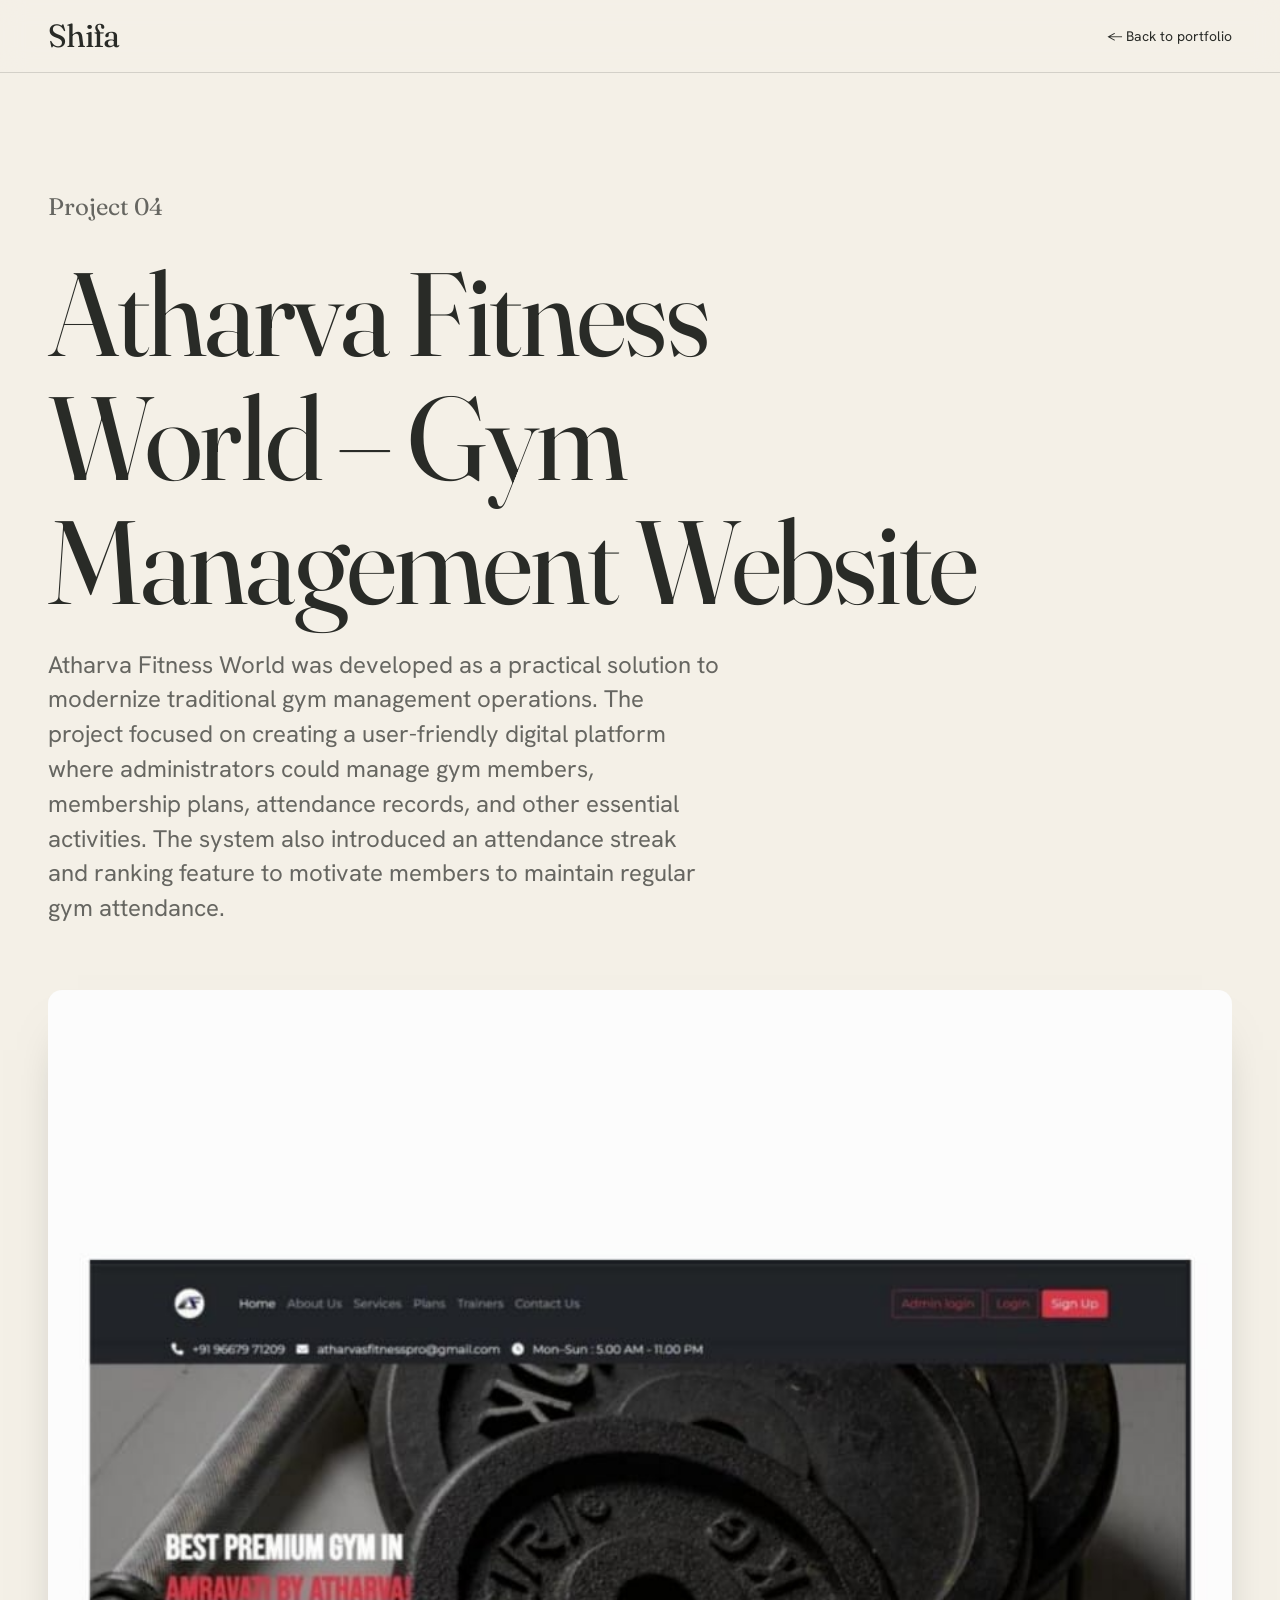
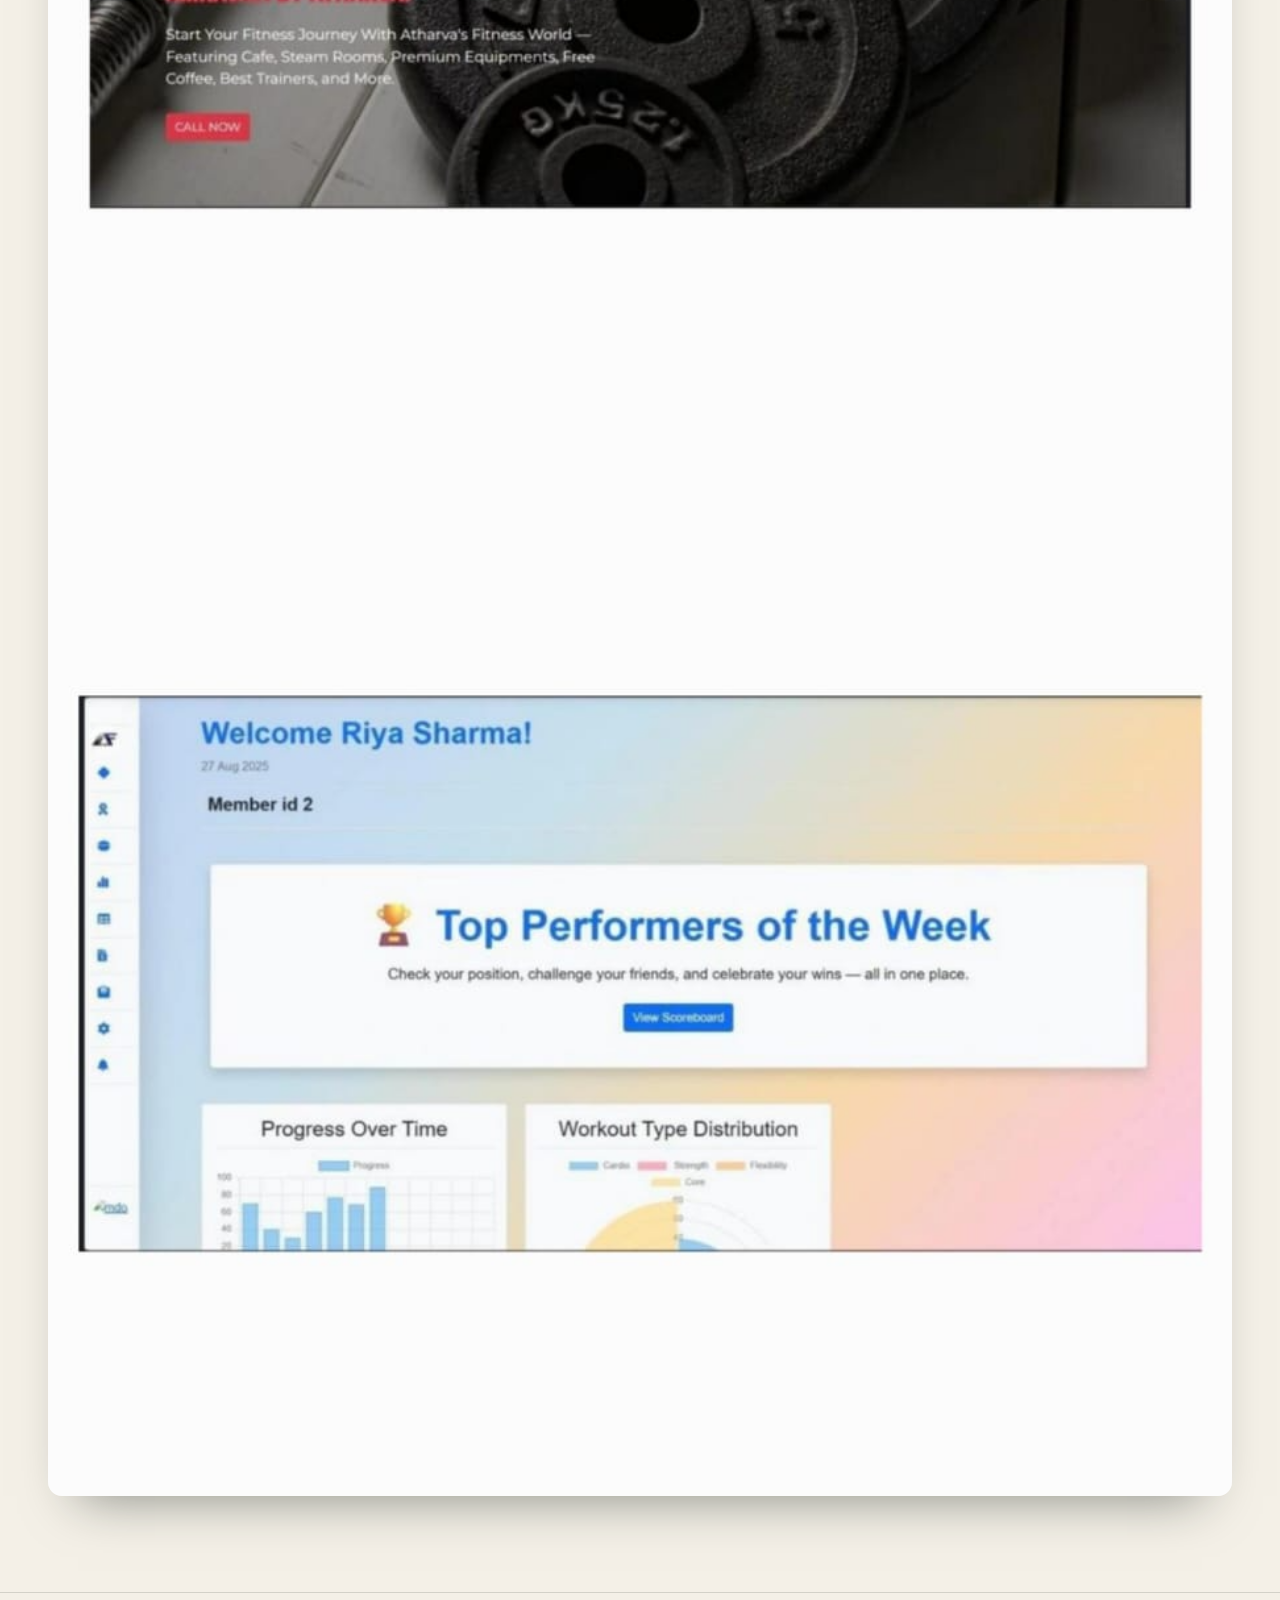
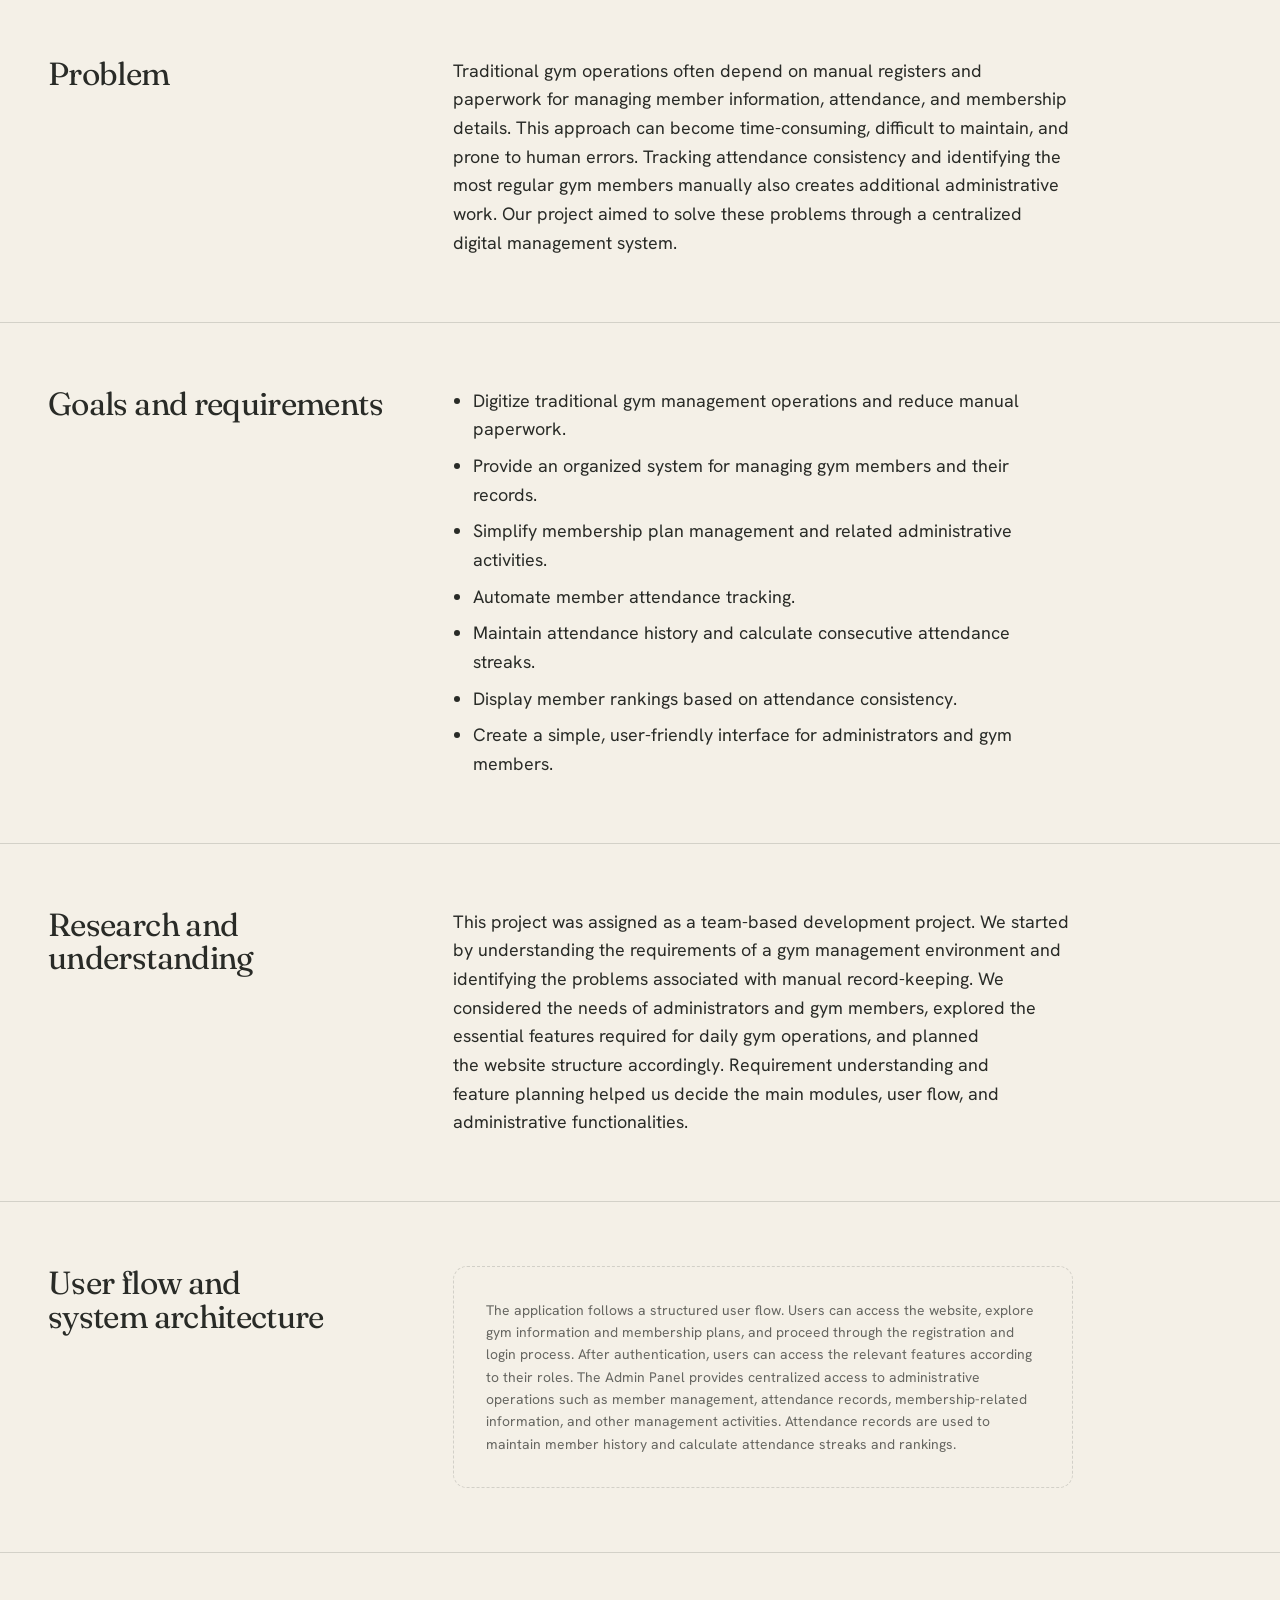
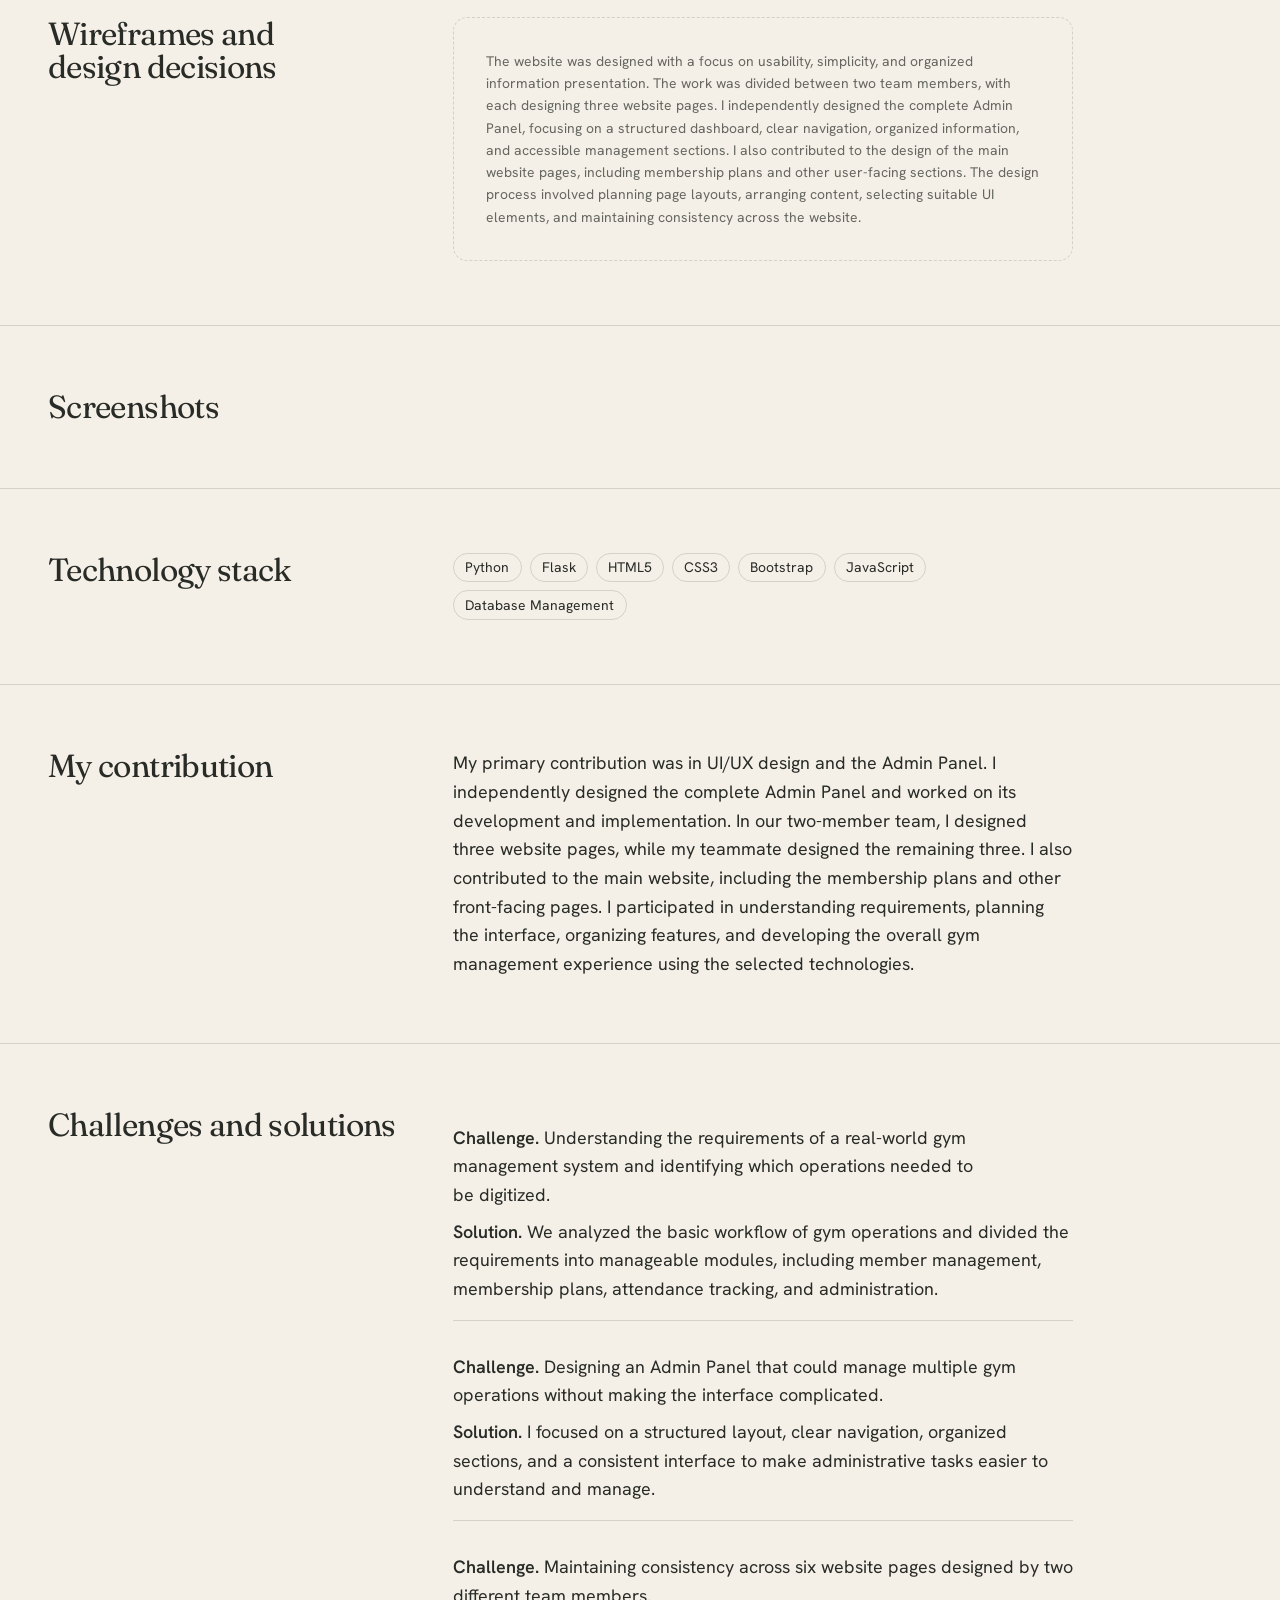
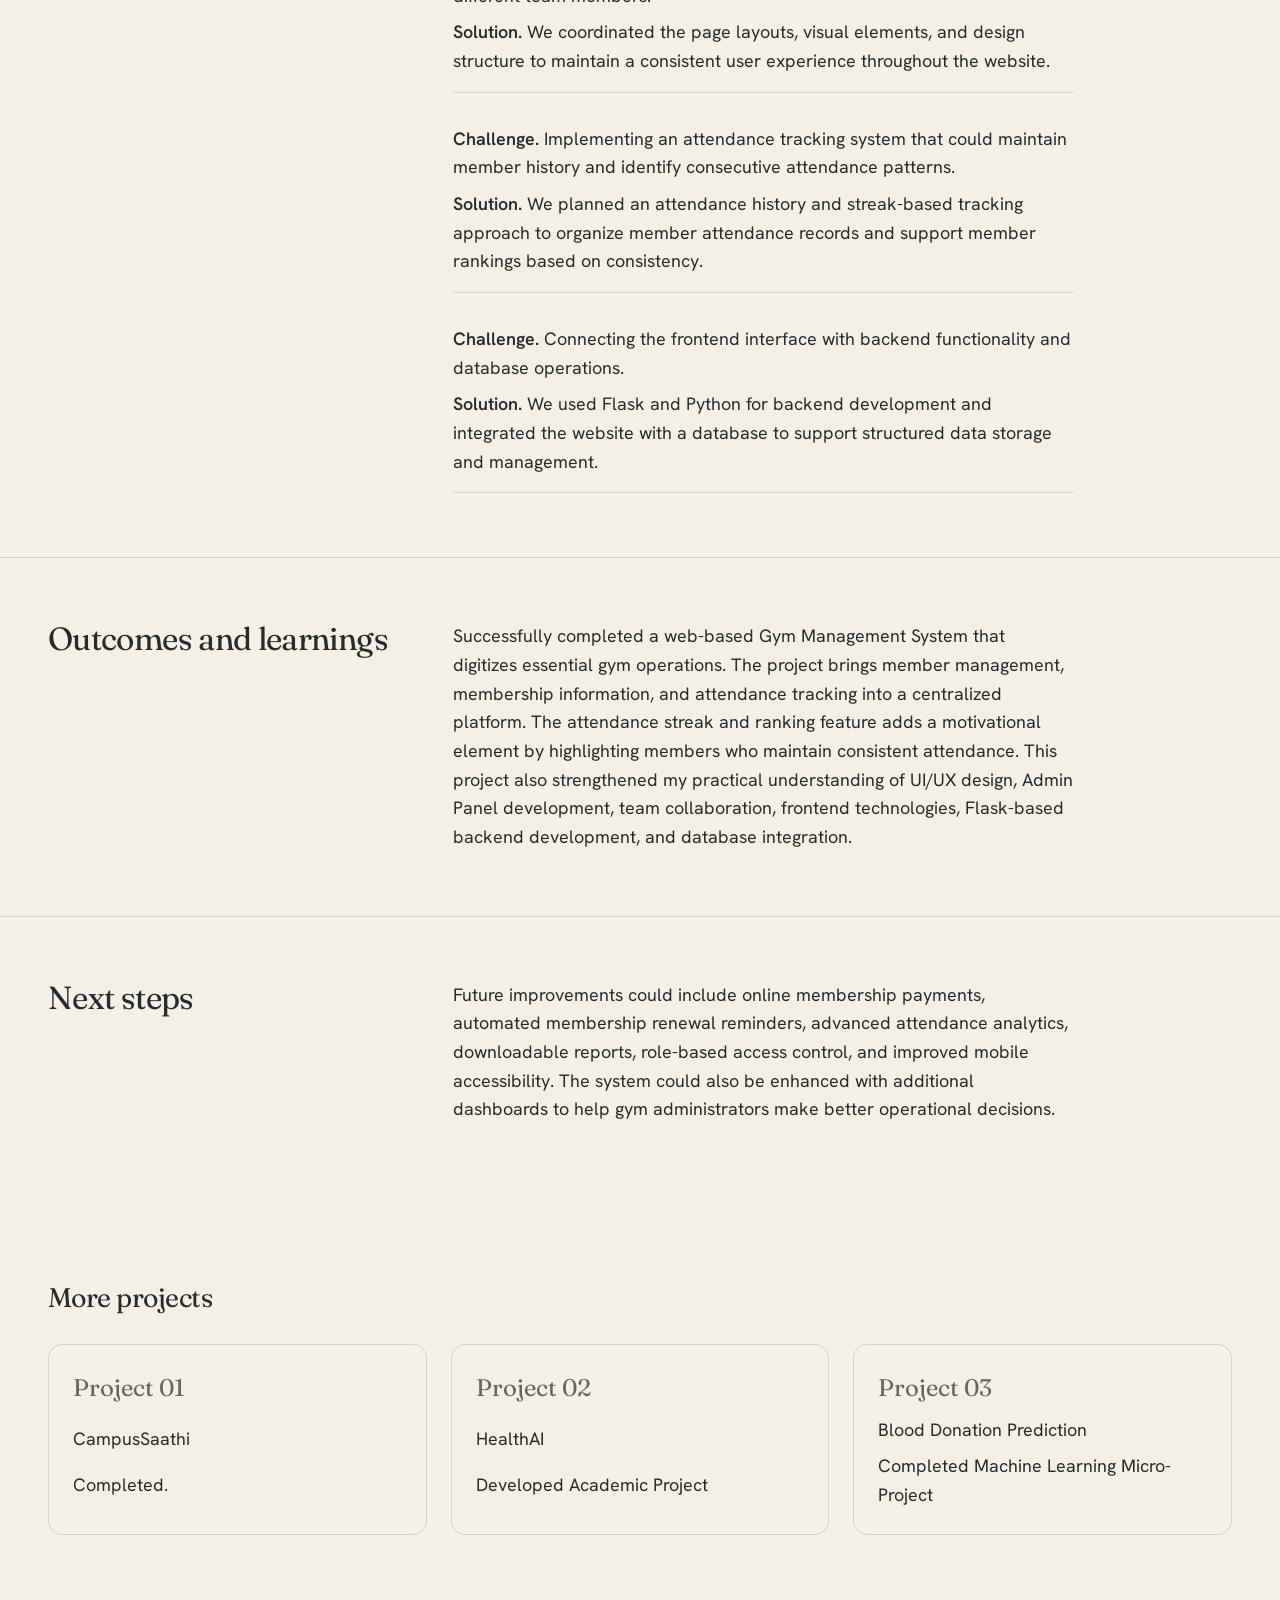
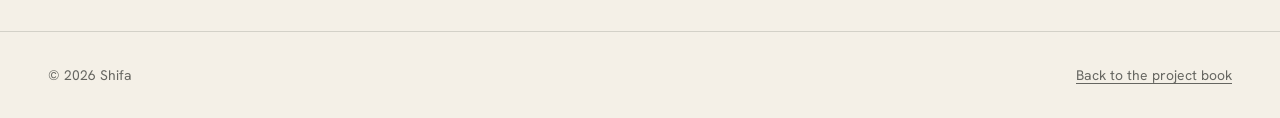
<file: case-studies/project-4.html>
<!DOCTYPE html>
<html lang="en">
<head>
  <meta charset="utf-8">
  <meta name="viewport" content="width=device-width, initial-scale=1">
  <title>Case study — Shifa</title>
  <meta name="theme-color" content="#F4F0E7">
  <link rel="icon" href="data:image/svg+xml,%3Csvg xmlns='http://www.w3.org/2000/svg' viewBox='0 0 32 32'%3E%3Crect width='32' height='32' rx='8' fill='%23263B32'/%3E%3Ccircle cx='16' cy='16' r='6' fill='%23C58B69'/%3E%3C/svg%3E">
  <script>document.documentElement.classList.add('js');</script>
  <link rel="preconnect" href="https://fonts.googleapis.com">
  <link rel="preconnect" href="https://fonts.gstatic.com" crossorigin>
  <link rel="stylesheet" href="https://fonts.googleapis.com/css2?family=Fraunces:ital,opsz,wght@0,9..144,300..700;1,9..144,300..700&family=Hanken+Grotesk:wght@300..700&display=swap">
  <link rel="stylesheet" href="../css/tokens.css">
  <link rel="stylesheet" href="../css/base.css">
  <link rel="stylesheet" href="../css/layout.css">
  <link rel="stylesheet" href="../css/components.css">
  <link rel="stylesheet" href="../css/cursor.css">
  <link rel="stylesheet" href="../css/case-study.css">
  <link rel="stylesheet" href="../css/enhancements.css">
</head>
<body data-project="project-4" data-theme="light">
  <a class="skip-link" href="#cs-root">Skip to content</a>
  <header class="cs-nav"><div class="container cs-nav__inner">
    <a class="site-nav__brand" href="../index.html" data-bind-name>Shifa</a>
    <a class="cs-nav__back" href="../index.html#projects">&larr; Back to portfolio</a>
  </div></header>
  <main id="cs-root"></main>
  <footer class="site-footer"><div class="container site-footer__inner"><p>&copy; <span data-year>2026</span> Shifa</p><a href="../index.html#projects">Back to the project book</a></div></footer>
  <script src="../js/config/content.js"></script>
  <script src="../js/util.js"></script>
  <script src="../js/case-study.js"></script>
  <script>document.querySelector('[data-year]').textContent = new Date().getFullYear();</script>
  <script src="../js/cursor.js"></script>
  <script src="../js/site-ui.js"></script>
</body>
</html>
</file>
<file: css/tokens.css>
/* ==========================================================================
   tokens.css — single source of truth for colour, type, spacing, motion.
   Change a value here and the whole site follows.
   ========================================================================== */
:root {
  /* Palette (from the brief) */
  --ivory: #F4F0E7;
  --sage: #A8B5A0;
  --forest: #263B32;
  --terracotta: #C58B69;
  --charcoal: #292B27;
  --sage-wash: color-mix(in srgb, var(--sage) 38%, var(--ivory));

  /* Type families (Google Fonts are loaded in <head>; fallbacks keep layout stable) */
  --font-serif: "Fraunces", "Iowan Old Style", "Palatino Linotype", Palatino, Georgia, serif;
  --font-sans: "Hanken Grotesk", system-ui, -apple-system, "Segoe UI", Roboto, sans-serif;

  /* Fluid type scale */
  --step--1: clamp(0.8125rem, 0.79rem + 0.1vw, 0.875rem);
  --step-0: clamp(1rem, 0.96rem + 0.2vw, 1.125rem);
  --step-1: clamp(1.25rem, 1.15rem + 0.5vw, 1.5rem);
  --step-2: clamp(1.5rem, 1.3rem + 1vw, 2rem);
  --step-3: clamp(2rem, 1.6rem + 2vw, 3rem);
  --step-4: clamp(2.75rem, 2rem + 3.75vw, 5rem);
  --step-5: clamp(3.5rem, 2.2rem + 6.5vw, 8rem);
  --step-6: clamp(5rem, 2.5rem + 12vw, 12rem);
  --lh-tight: 1.05;
  --lh-snug: 1.25;
  --lh-body: 1.6;

  /* Spacing — 4px base */
  --space-1: 0.25rem;
  --space-2: 0.5rem;
  --space-3: 0.75rem;
  --space-4: 1rem;
  --space-5: 1.5rem;
  --space-6: 2rem;
  --space-7: 3rem;
  --space-8: 4rem;
  --space-9: 6rem;
  --space-10: 8rem;
  --section-pad: clamp(5rem, 10vw, 9rem);

  /* Layout */
  --container: 80rem;
  --gutter: clamp(1.25rem, 4vw, 3rem);
  --nav-h: 4.5rem;

  /* Shape: a few sharp corners, a few soft ones */
  --radius-sharp: 2px;
  --radius-md: 14px;
  --radius-pill: 999px;

  /* Motion */
  --ease-out: cubic-bezier(0.22, 1, 0.36, 1);
}

/* Colour themes — set data-theme on any section/element. */
:root,
[data-theme="light"] {
  --bg: var(--ivory);
  --fg: var(--charcoal);
  --fg-muted: color-mix(in srgb, var(--charcoal) 70%, var(--ivory));
  --line: color-mix(in srgb, var(--charcoal) 16%, transparent);
  --accent: var(--terracotta);
}
[data-theme="sage"] {
  --bg: var(--sage-wash);
  --fg: var(--forest);
  --fg-muted: color-mix(in srgb, var(--forest) 78%, var(--sage-wash));
  --line: color-mix(in srgb, var(--forest) 22%, transparent);
  --accent: var(--terracotta);
}
[data-theme="dark"] {
  --bg: var(--forest);
  --fg: var(--ivory);
  --fg-muted: color-mix(in srgb, var(--ivory) 76%, var(--forest));
  --line: color-mix(in srgb, var(--ivory) 20%, transparent);
  --accent: var(--terracotta);
}
</file>
<file: css/base.css>
/* base.css — reset, element defaults, accessibility helpers */
*, *::before, *::after { box-sizing: border-box; }

html {
  -webkit-text-size-adjust: 100%;
  scroll-behavior: smooth;
  /* No scroll-padding: sections have their own top padding and slide under the
     transparent nav, so the nav's theme always matches the section you landed on. */
}
@media (prefers-reduced-motion: reduce) {
  html { scroll-behavior: auto; }
}

body {
  margin: 0;
  background: var(--ivory);
  color: var(--charcoal);
  font-family: var(--font-sans);
  font-size: var(--step-0);
  line-height: var(--lh-body);
  -webkit-font-smoothing: antialiased;
  text-rendering: optimizeLegibility;
  overflow-x: clip;
}
body.is-menu-open, body.is-locked { overflow: hidden; }

h1, h2, h3, h4 {
  margin: 0;
  font-family: var(--font-serif);
  font-weight: 400;
  line-height: var(--lh-tight);
  letter-spacing: -0.02em;
  text-wrap: balance;
}
p { margin: 0; text-wrap: pretty; }
img, svg, video { display: block; max-width: 100%; height: auto; }
a { color: inherit; text-decoration-thickness: 1px; text-underline-offset: 0.2em; }
button { font: inherit; color: inherit; }
ul { margin: 0; padding: 0; }

/* Focus ring uses the current theme's text colour so it always has contrast. */
:focus-visible {
  outline: 2px solid var(--fg);
  outline-offset: 3px;
  border-radius: var(--radius-sharp);
}
::selection { background: var(--sage); color: var(--forest); }

.visually-hidden {
  position: absolute !important;
  width: 1px; height: 1px;
  margin: -1px; padding: 0; border: 0;
  overflow: hidden;
  clip-path: inset(50%);
  white-space: nowrap;
}

.skip-link {
  position: fixed;
  left: var(--space-4);
  top: -5rem;
  z-index: 2000;
  padding: var(--space-3) var(--space-5);
  background: var(--forest);
  color: var(--ivory);
  border-radius: var(--radius-pill);
  text-decoration: none;
  transition: top 0.2s var(--ease-out);
}
.skip-link:focus { top: var(--space-4); outline-color: var(--ivory); }
</file>
<file: css/layout.css>
/* layout.css — container, sections, navigation, footer */
.container {
  width: 100%;
  max-width: var(--container);
  margin-inline: auto;
  padding-inline: var(--gutter);
}

.section {
  position: relative;
  display: grid;
  align-content: center;
  min-height: 70svh;
  padding-block: var(--section-pad);
  background: var(--bg);
  color: var(--fg);
}
.section--hero {
  min-height: 100svh;
  padding-top: calc(var(--nav-h) + var(--space-8));
}

/* ---------- Navigation ---------- */
.site-nav {
  position: fixed;
  inset: 0 0 auto 0;
  z-index: 1000;
  height: var(--nav-h);
  color: var(--fg);
}
/* The frosted bar lives on a pseudo-element so the header itself has no
   backdrop-filter (which would trap the fixed mobile menu inside the bar). */
.site-nav::before {
  content: "";
  position: absolute;
  inset: 0;
  z-index: -1;
  background: color-mix(in srgb, var(--bg) 86%, transparent);
  -webkit-backdrop-filter: blur(14px) saturate(1.2);
  backdrop-filter: blur(14px) saturate(1.2);
  box-shadow: 0 1px 0 var(--line);
  opacity: 0;
  transition: opacity 0.35s var(--ease-out);
}
.site-nav.is-scrolled::before { opacity: 1; }
.site-nav.is-open::before { opacity: 0; }

.site-nav__inner {
  display: flex;
  align-items: center;
  justify-content: space-between;
  height: 100%;
}
.site-nav__brand {
  position: relative;
  z-index: 2;
  font-family: var(--font-serif);
  font-size: var(--step-2);
  letter-spacing: -0.02em;
  text-decoration: none;
}
.site-nav__list {
  display: flex;
  gap: clamp(1.25rem, 2.5vw, 2.5rem);
  list-style: none;
}
.site-nav__link {
  position: relative;
  display: inline-block;
  padding-block: var(--space-2);
  font-size: var(--step--1);
  letter-spacing: 0.01em;
  color: var(--fg-muted);
  text-decoration: none;
  transition: color 0.25s;
}
.site-nav__link::after {
  content: "";
  position: absolute;
  left: 0; right: 0; bottom: 0.1rem;
  height: 2px;
  background: var(--accent);
  transform: scaleX(0);
  transform-origin: left;
  transition: transform 0.4s var(--ease-out);
}
.site-nav__link:hover,
.site-nav__link[aria-current="true"] { color: var(--fg); }
.site-nav__link:hover::after,
.site-nav__link[aria-current="true"]::after { transform: scaleX(1); }

.site-nav__toggle {
  display: none;
  position: relative;
  z-index: 2;
  width: 2.75rem;
  height: 2.75rem;
  padding: 0;
  background: none;
  border: 0;
  cursor: pointer;
}
.site-nav__bars,
.site-nav__bars::before {
  position: absolute;
  left: 50%;
  width: 1.5rem;
  height: 2px;
  background: currentColor;
  transition: transform 0.4s var(--ease-out);
}
.site-nav__bars { top: 50%; margin: -4px 0 0 -0.75rem; }
.site-nav__bars::before { content: ""; left: 0; top: 8px; }
.site-nav.is-open .site-nav__bars { transform: translateY(4px) rotate(45deg); }
.site-nav.is-open .site-nav__bars::before { transform: translateY(-8px) rotate(-90deg); }

@media (max-width: 899.98px) {
  .site-nav__toggle { display: inline-block; }
  .site-nav__menu {
    position: fixed;
    inset: 0;
    z-index: 1;
    display: grid;
    align-content: center;
    padding: var(--nav-h) var(--gutter) var(--space-8);
    background: var(--forest);
    visibility: hidden;
    opacity: 0;
    transform: translateY(-8px);
    transition: opacity 0.35s var(--ease-out), transform 0.35s var(--ease-out), visibility 0s 0.35s;
  }
  .site-nav.is-open .site-nav__menu {
    visibility: visible;
    opacity: 1;
    transform: none;
    transition-delay: 0s;
  }
  .site-nav__list { flex-direction: column; gap: var(--space-3); }
  .site-nav__link { font-family: var(--font-serif); font-size: var(--step-4); line-height: 1.1; letter-spacing: -0.02em; }
}

/* ---------- Footer ---------- */
.site-footer {
  padding-block: var(--space-6);
  background: var(--bg);
  color: var(--fg-muted);
  border-top: 1px solid var(--line);
  font-size: var(--step--1);
}
.site-footer__inner {
  display: flex;
  flex-wrap: wrap;
  gap: var(--space-3) var(--space-6);
  align-items: center;
  justify-content: space-between;
}

/* ---------- Scroll reveal (progressive: only when JS is present) ---------- */
.js .reveal {
  opacity: 0;
  transform: translateY(14px);
  transition: opacity 0.8s var(--ease-out), transform 0.8s var(--ease-out);
}
.js .reveal.is-visible { opacity: 1; transform: none; }
@media (prefers-reduced-motion: reduce) {
  .js .reveal { opacity: 1; transform: none; transition: none; }
}

/* Seven nav links: tighten slightly on tablets so they never wrap or collide */
@media (min-width: 900px) and (max-width: 1099.98px) { .site-nav__list { gap: 1.1rem; } .site-nav__link { font-size: 0.8rem; } }
</file>
<file: css/components.css>
/* components.css — reusable pieces */
.btn {
  display: inline-flex;
  align-items: center;
  gap: var(--space-3);
  padding: 0.9rem 1.6rem;
  background: var(--fg);
  color: var(--bg);
  border: 1px solid transparent;
  border-radius: var(--radius-pill);
  font-weight: 500;
  text-decoration: none;
  cursor: pointer;
  transition: background-color 0.3s, color 0.3s, border-color 0.3s;
}
.btn:hover { background: var(--accent); border-color: var(--accent); color: var(--charcoal); }
.btn--ghost {
  background: transparent;
  color: var(--fg);
  border-color: color-mix(in srgb, var(--fg) 40%, transparent);
}
.btn--ghost:hover { background: transparent; border-color: var(--fg); color: var(--fg); }

/* Stage placeholders: clearly marked, easy to delete when the real section lands. */
.shell { display: grid; gap: var(--space-5); justify-items: start; }
.shell__title { font-size: var(--step-5); }
.shell__note {
  max-width: 38ch;
  padding: var(--space-4) var(--space-5);
  border: 1px dashed var(--line);
  border-radius: var(--radius-md);
  color: var(--fg-muted);
  font-size: var(--step--1);
}

/* Placeholder text from content.js ("[Add ...]") is visibly marked so nothing looks final by accident. */
.is-placeholder { color: var(--fg-muted); outline: 1px dashed var(--line); outline-offset: 3px; border-radius: var(--radius-sharp); }
.chip { display: inline-block; padding: 0.2em 0.8em; border: 1px solid var(--line); border-radius: var(--radius-pill); font-size: var(--step--1); line-height: 1.6; }
.section__head { display: grid; gap: var(--space-3); margin-bottom: var(--space-8); max-width: 44rem; }
.section__title { font-size: var(--step-4); }
.section__lede { color: var(--fg-muted); max-width: 52ch; }

.btn[data-magnetic] { transition: transform 0.3s var(--ease-out), background-color 0.3s, color 0.3s, border-color 0.3s; will-change: transform; }
</file>
<file: css/cursor.css>
/* cursor.css — frosted-glass orb cursor (desktop mouse only; JS adds .has-glass-cursor).
   The normal pointer stays visible everywhere except on elements with a label (OPEN BOOK, VIEW PROJECT…),
   so text selection and normal usability are never affected. */
.has-glass-cursor [data-cursor-label],
.has-glass-cursor [data-cursor-label] * { cursor: none; }

.gc { position: fixed; left: 0; top: 0; width: 0; height: 0; z-index: 9999; pointer-events: none; opacity: 0; transition: opacity 0.25s; will-change: transform; }
.gc.is-visible { opacity: 1; }
.gc[data-state="text"], .gc[data-state="hidden"] { opacity: 0; }

.gc__orb {
  --s: 46px;
  position: absolute; left: 0; top: 0;
  display: grid; place-items: center;
  width: var(--s); height: var(--s);
  transform: translate(-50%, -50%);
  border-radius: 50%;
  /* glass: specular highlight, rim light, bounce light, soft sage body */
  background:
    radial-gradient(ellipse 36% 26% at 30% 24%, rgba(255,255,255,0.92), rgba(255,255,255,0) 72%),
    radial-gradient(circle at 50% 50%, rgba(255,255,255,0) 64%, rgba(255,255,255,0.4) 77%, rgba(255,255,255,0) 80%),
    radial-gradient(ellipse 60% 38% at 55% 104%, rgba(214,232,210,0.7), rgba(214,232,210,0) 72%),
    radial-gradient(circle at 50% 45%, rgba(255,255,255,0.12), rgba(168,181,160,0.26) 72%, rgba(38,59,50,0.12));
  border: 1px solid rgba(255,255,255,0.6);
  box-shadow:
    inset 0 1px 2px rgba(255,255,255,0.95),
    inset 0 -9px 14px rgba(38,59,50,0.16),
    inset 7px 0 12px rgba(255,255,255,0.12),
    0 10px 22px rgba(38,59,50,0.2),
    0 0 28px 4px rgba(168,181,160,0.5);
  -webkit-backdrop-filter: blur(7px) saturate(1.35) brightness(1.05);
  backdrop-filter: blur(7px) saturate(1.35) brightness(1.05);
  transition: width 0.45s var(--ease-out), height 0.45s var(--ease-out), box-shadow 0.4s, border-color 0.3s;
}
.gc[data-tone="light"] .gc__orb { border-color: rgba(38,59,50,0.28); }
.gc[data-state="hover"] .gc__orb { --s: 66px; box-shadow: inset 0 1px 2px rgba(255,255,255,0.95), inset 0 -9px 14px rgba(38,59,50,0.14), 0 10px 24px rgba(38,59,50,0.2), 0 0 34px 6px rgba(197,139,105,0.38); }
.gc[data-state="label"] .gc__orb { --s: 104px; background:
    radial-gradient(ellipse 36% 26% at 30% 22%, rgba(255,255,255,0.95), rgba(255,255,255,0) 72%),
    radial-gradient(circle at 50% 50%, rgba(244,240,231,0.62), rgba(168,181,160,0.42) 80%); box-shadow: inset 0 1px 2px #fff, inset 0 -10px 16px rgba(38,59,50,0.14), 0 12px 28px rgba(38,59,50,0.24), 0 0 38px 6px rgba(168,181,160,0.55); }
.gc[data-tone="dark"][data-state="label"] .gc__orb { background:
    radial-gradient(ellipse 36% 26% at 30% 22%, rgba(255,255,255,0.45), rgba(255,255,255,0) 72%),
    radial-gradient(circle at 50% 50%, rgba(38,59,50,0.55), rgba(168,181,160,0.35) 85%); }

.gc__label { padding: 0 8px; text-align: center; font: 600 10px/1.25 var(--font-sans); letter-spacing: 0.16em; text-transform: uppercase; color: var(--forest); opacity: 0; transition: opacity 0.18s; }
.gc[data-tone="dark"] .gc__label { color: var(--ivory); }
.gc[data-state="label"] .gc__label { opacity: 1; transition-delay: 0.14s; }
</file>
<file: css/styleguide.css>
/* styleguide.css — only used by styleguide.html (safe to delete) */
.sg { padding-block: var(--space-9); background: var(--bg); color: var(--fg); }
.sg + .sg { border-top: 1px solid var(--line); }
.sg h2 { font-size: var(--step-3); margin-bottom: var(--space-6); }
.sg__swatches { display: grid; grid-template-columns: repeat(auto-fit, minmax(9rem, 1fr)); gap: var(--space-4); }
.sg__swatch { padding: var(--space-8) var(--space-4) var(--space-4); border-radius: var(--radius-md); font-size: var(--step--1); }
.sg__swatch--bordered { box-shadow: inset 0 0 0 1px var(--line); }
.sg__spacing { display: grid; gap: var(--space-2); }
.sg__bar { height: 0.75rem; background: var(--accent); border-radius: var(--radius-sharp); }
.sg__row { display: flex; flex-wrap: wrap; gap: var(--space-4); align-items: center; }
.sg input { padding: 0.8rem 1rem; min-width: 16rem; border: 1px solid var(--line); border-radius: var(--radius-sharp); background: transparent; color: var(--fg); font: inherit; }
.sg__stack { display: grid; gap: var(--space-4); max-width: 60ch; }
</file>
<file: css/case-study.css>
/* case-study.css — one template for every project page */
.cs-nav { position: sticky; top: 0; z-index: 50; background: color-mix(in srgb, var(--bg) 88%, transparent); -webkit-backdrop-filter: blur(12px); backdrop-filter: blur(12px); border-bottom: 1px solid var(--line); }
.cs-nav__inner { display: flex; justify-content: space-between; align-items: center; height: var(--nav-h); gap: var(--space-5); }
.cs-nav a { text-decoration: none; }
.cs-nav__back { font-size: var(--step--1); }
.cs-head { padding-block: clamp(4rem, 9vw, 8rem) var(--space-8); display: grid; gap: var(--space-5); }
.cs-head__no { font-family: var(--font-serif); color: var(--fg-muted); font-size: var(--step-1); }
.cs-head__title { font-size: var(--step-5); max-width: 14ch; }
.cs-head__intro { max-width: 52ch; font-size: var(--step-1); color: var(--fg-muted); line-height: 1.45; }
.cs-cover { margin: 0 0 var(--space-9); }
.cs-cover img { width: 100%; height: auto; border-radius: var(--radius-md); box-shadow: 0 30px 50px -30px rgba(20,30,25,0.5); }
.cs-sec { display: grid; grid-template-columns: repeat(12, minmax(0, 1fr)); gap: var(--space-5) var(--space-6); padding-block: var(--space-8); border-top: 1px solid var(--line); }
.cs-sec > h2 { grid-column: 1 / 5; font-size: var(--step-2); }
.cs-sec > .cs-body { grid-column: 5 / -1; display: grid; gap: var(--space-4); max-width: 62ch; }
.cs-body ul { margin: 0; padding-left: 1.1em; display: grid; gap: var(--space-2); }
.cs-chips { display: flex; flex-wrap: wrap; gap: var(--space-2); }
.cs-media { border: 1px dashed var(--line); border-radius: var(--radius-md); padding: var(--space-6); color: var(--fg-muted); font-size: var(--step--1); }
.cs-media img { width: 100%; border-radius: var(--radius-sharp); }
.cs-shots { display: grid; grid-template-columns: repeat(auto-fit, minmax(14rem, 1fr)); gap: var(--space-4); max-width: none !important; }
.cs-shots img { width: 100%; height: auto; border-radius: var(--radius-sharp); box-shadow: 0 14px 24px -16px rgba(20,30,25,0.5); }
.cs-pair { display: grid; gap: var(--space-2); padding: var(--space-4) 0; border-bottom: 1px solid var(--line); }
.cs-pair strong { font-weight: 600; }
.cs-related { padding-block: var(--space-9); }
.cs-related__grid { display: grid; grid-template-columns: repeat(auto-fit, minmax(16rem, 1fr)); gap: var(--space-5); margin-top: var(--space-6); }
.cs-related a { display: grid; gap: var(--space-2); padding: var(--space-5); border: 1px solid var(--line); border-radius: var(--radius-md); text-decoration: none; transition: border-color 0.3s, transform 0.4s var(--ease-out); }
.cs-related a:hover { border-color: var(--accent); transform: translateY(-4px); }
@media (max-width: 899.98px) { .cs-sec { grid-template-columns: minmax(0, 1fr); column-gap: 0; } .cs-sec > h2, .cs-sec > .cs-body { grid-column: 1 / -1; } }

/* ---------- Design process strip (ARISE upgrade) ---------- */
.cs-process { padding-block: var(--space-7) var(--space-8); display: grid; gap: var(--space-5); border-top: 1px solid var(--line); }
.cs-process > h2 { font-size: var(--step-2); }
.cs-process__list { list-style: none; display: flex; gap: var(--space-3); counter-reset: none; }
.cs-process__list li { flex: 1 1 0; min-width: 0; position: relative; }
.cs-process__list li + li::before { content: ""; position: absolute; top: 1.25rem; right: calc(50% + 1.5rem); left: calc(-50% + 1.5rem); height: 1px; background: var(--line); }
.cs-process__list a { display: grid; justify-items: center; gap: 0.4rem; text-align: center; text-decoration: none; padding: var(--space-2); border-radius: var(--radius-md); transition: transform 0.35s var(--ease-out); }
.cs-process__list a:hover, .cs-process__list a:focus-visible { transform: translateY(-3px); }
.cs-process__n { width: 2.5rem; height: 2.5rem; display: grid; place-items: center; border-radius: 50%; background: var(--forest); color: var(--ivory); font-family: var(--font-serif); position: relative; z-index: 1; transition: background-color 0.3s, color 0.3s; }
.cs-process__list a:hover .cs-process__n, .cs-process__list a:focus-visible .cs-process__n { background: var(--terracotta); color: var(--charcoal); }
.cs-process__t { font-family: var(--font-serif); font-size: var(--step-1); }
.cs-process__s { font-size: var(--step--1); color: var(--fg-muted); }
@media (max-width: 640px) {
  .cs-process__list { flex-direction: column; gap: 0; }
  .cs-process__list li + li::before { top: -0.4rem; bottom: auto; left: 1.25rem; right: auto; width: 1px; height: 0.8rem; }
  .cs-process__list a { grid-template-columns: 2.5rem 1fr; grid-template-rows: auto auto; justify-items: start; text-align: left; column-gap: var(--space-4); row-gap: 0; padding-block: var(--space-3); }
  .cs-process__n { grid-row: 1 / 3; }
  .cs-process__t { align-self: end; } .cs-process__s { align-self: start; }
}
@media (prefers-reduced-motion: reduce) { .cs-process__list a { transition: none; } }
</file>
<file: css/enhancements.css>
/* enhancements.css — ARISE upgrade: scroll progress, back-to-top, page loader, resume button. Uses the existing tokens only. */

/* ---------- Scroll progress ---------- */
.scroll-progress { position: fixed; inset: 0 0 auto 0; height: 3px; z-index: 1200; pointer-events: none; background: transparent; }
.scroll-progress__bar { display: block; height: 100%; width: 100%; background: var(--terracotta); transform: scaleX(0); transform-origin: 0 50%; will-change: transform; }

/* ---------- Back to top ---------- */
.to-top { position: fixed; right: clamp(1rem, 3vw, 2rem); bottom: clamp(1rem, 3vw, 2rem); z-index: 900; width: 3rem; height: 3rem; display: grid; place-items: center; border: 1px solid color-mix(in srgb, var(--ivory) 30%, transparent); border-radius: 50%; background: var(--forest); color: var(--ivory); cursor: pointer; box-shadow: 0 12px 24px -12px rgba(20,30,25,0.6); opacity: 0; transform: translateY(12px); visibility: hidden; transition: opacity 0.3s, transform 0.4s var(--ease-out), visibility 0s 0.3s, background-color 0.25s, color 0.25s; }
.to-top.is-visible { opacity: 1; transform: none; visibility: visible; transition-delay: 0s; }
.to-top:hover, .to-top:focus-visible { background: var(--terracotta); color: var(--charcoal); }
.to-top:focus-visible { outline: 2px solid var(--ivory); outline-offset: 3px; box-shadow: 0 0 0 5px var(--forest); }

/* ---------- Page loader (book that turns its pages). Only appears if the page is still loading after ~0.2s. ---------- */
.page-loader { position: fixed; inset: 0; z-index: 3000; display: none; place-items: center; align-content: center; gap: 1.25rem; background: var(--ivory); color: var(--forest); opacity: 1; transition: opacity 0.35s ease; }
html.show-loader .page-loader { display: grid; }
html.show-loader.loader-done .page-loader { opacity: 0; pointer-events: none; }
.page-loader__book { position: relative; width: 6.5rem; height: 4.5rem; perspective: 600px; }
.page-loader__cover { position: absolute; inset: -0.35rem -0.45rem; border-radius: 0.35rem; background: var(--forest); box-shadow: 0 14px 22px -14px rgba(20,30,25,0.7); }
.page-loader__pg { position: absolute; top: 0; bottom: 0; width: 50%; background: #FBF9F3; border: 1px solid rgba(38,59,50,0.18); }
.page-loader__pg--l { left: 0; border-radius: 0.2rem 0 0 0.2rem; }
.page-loader__pg--r { right: 0; border-radius: 0 0.2rem 0.2rem 0; }
.page-loader__flip { position: absolute; top: 0; bottom: 0; left: 50%; width: 50%; background: #F4F0E7; border: 1px solid rgba(38,59,50,0.18); border-radius: 0 0.2rem 0.2rem 0; transform-origin: 0 50%; backface-visibility: hidden; animation: loader-flip 1.5s ease-in-out infinite; }
.page-loader__flip:nth-of-type(2) { animation-delay: 0.5s; }
.page-loader__flip:nth-of-type(3) { animation-delay: 1s; }
.page-loader__mark { position: absolute; left: 50%; top: 50%; width: 0.7rem; height: 0.7rem; margin: -0.35rem; border-radius: 50%; background: var(--terracotta); z-index: 1; }
.page-loader__name { font-family: var(--font-serif); font-size: var(--step-1); letter-spacing: -0.01em; }
@keyframes loader-flip { 0% { transform: rotateY(0deg); } 55%, 100% { transform: rotateY(-178deg); } }
@media (prefers-reduced-motion: reduce) { .page-loader__flip { animation: none; } .page-loader { transition: none; } }

/* ---------- Resume button ---------- */
.btn__ico { width: 1.05em; height: 1.05em; flex: none; }
.btn[data-resume][aria-disabled="true"] { opacity: 0.55; cursor: not-allowed; pointer-events: none; }
.contact__resume { margin-top: var(--space-5); }
@media (prefers-reduced-motion: reduce) { .to-top { transition: none; } }
</file>
